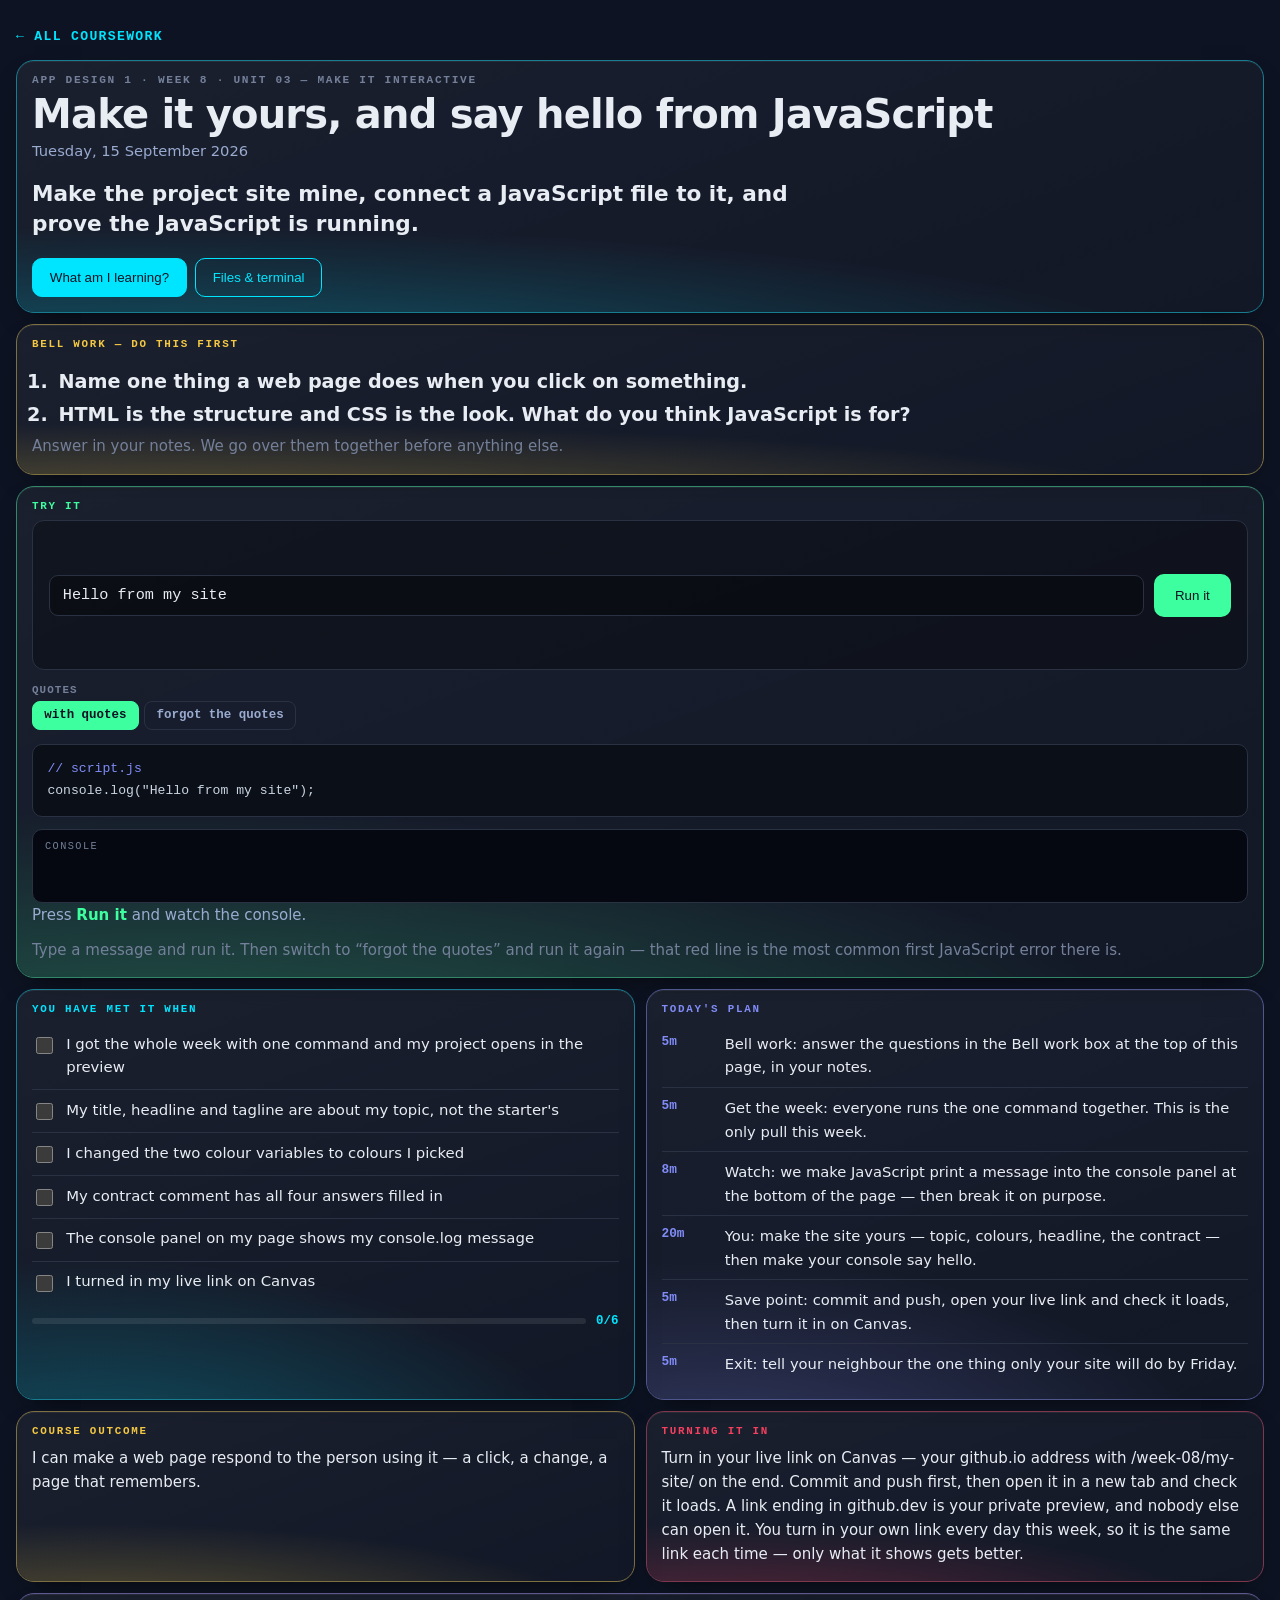
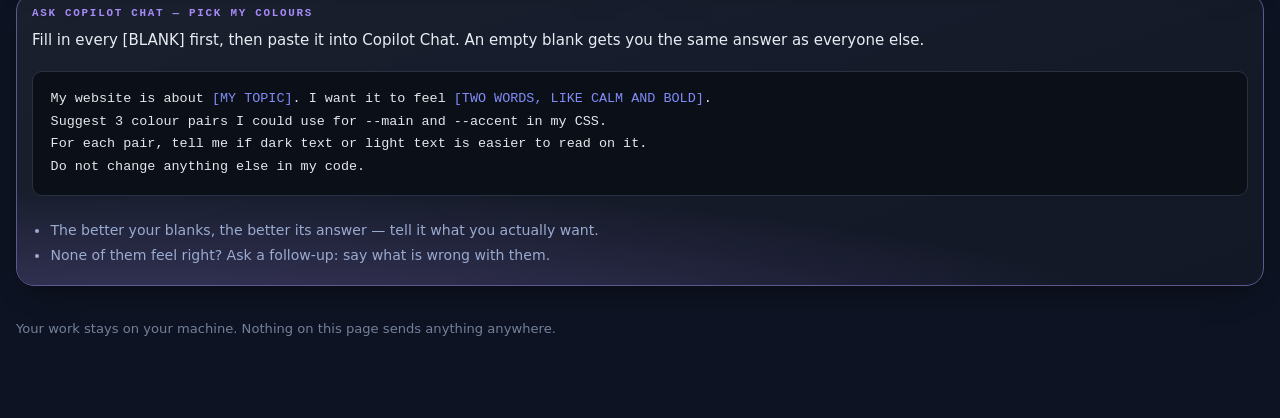
<file: week-08/day-1/index.html>
<!doctype html>
<html lang="en">
<head>
<meta charset="utf-8">
<meta name="viewport" content="width=device-width,initial-scale=1">
<title>Make it yours, and say hello from JavaScript — App Design 1</title>
<meta name="color-scheme" content="dark">
<style>
:root{--acc:var(--ss-cyan,#00e5ff)}
*{box-sizing:border-box}
body{margin:0;background:var(--ss-void,#0d1322);color:var(--ss-bone,#e8ecf3);
  font:16px/1.6 var(--ss-body,"Inter",system-ui,sans-serif);padding:1.4rem 1rem 5rem}
.wrap{max-width:96rem;margin:0 auto}
a.back{display:inline-block;color:var(--acc);text-decoration:none;font:600 .82rem/1 var(--ss-mono,ui-monospace,monospace);
  letter-spacing:.1em;text-transform:uppercase;margin:0 0 1rem}

/* ── the grid: the dashboard's, verbatim in behaviour ───────────────────── */
.bento{display:grid;gap:11px;grid-template-columns:repeat(4,minmax(0,1fr));align-items:stretch}
.bento > *{grid-column:span 2}
.bento > .w1{grid-column:span 1}
.bento > .w4{grid-column:span 4}
/* Height-matching only helps when the tiles in a row are already close. On a phone
   two tiles share a row and one of them is a five-item plan — stretched, its short
   neighbour grew 729px of empty gradient. Ragged is correct at this size. */
@media (max-width:760px){.bento{grid-template-columns:repeat(6,minmax(0,1fr));gap:7px;align-items:start}
  .bento > *{grid-column:span 3} .bento > .w1{grid-column:span 3} .bento > .w4{grid-column:span 6}}
@media (min-width:1500px){.bento{grid-template-columns:repeat(8,minmax(0,1fr))}
  .bento > *{grid-column:span 2} .bento > .w1{grid-column:span 2} .bento > .w4{grid-column:span 8}
  /* the lab keeps six columns and the criteria ride alongside it, so the widest
     screen gains density rather than gaining empty space */
  .bento > .lab{grid-column:span 6} .bento > .lab + *{grid-column:span 2}
  /* The plan is five rows of prose next to two tiles of three lines each. Stretched
     into one row the short pair inflate into dead space, which looks worse than the
     raggedness it was fixing. So the plan takes a narrow column two rows tall and the
     other two stack beside it — the row fills, nothing is padded out to match. */
  .bento > .t-plan{grid-column:span 3;grid-row:span 2}
  .bento > .t-clo, .bento > .t-turn{grid-column:span 5}}

/* ── the tile ───────────────────────────────────────────────────────────── */
.tl{position:relative;overflow:hidden;border-radius:18px;padding:14px 15px 15px;display:flex;flex-direction:column;
  background:linear-gradient(160deg,rgba(255,255,255,.055),rgba(255,255,255,.02));
  border:1px solid color-mix(in srgb, var(--acc) 42%, var(--ss-border,#2a3142));
  box-shadow:0 1px 0 rgba(255,255,255,.06) inset,0 12px 30px -18px rgba(0,0,0,.9);
  transition:transform .16s var(--ss-ease,cubic-bezier(.2,.7,.3,1)),border-color .16s}
.tl::after{content:"";position:absolute;inset:0;pointer-events:none;border-radius:inherit;
  background:radial-gradient(125% 85% at 12% 122%, var(--acc) 0%, transparent 66%);opacity:.30}
.tl > *{position:relative;z-index:1}
.k{display:block;font:600 .68rem/1 var(--ss-mono,ui-monospace,monospace);letter-spacing:.16em;
  text-transform:uppercase;color:var(--acc);margin:0 0 .55rem}

/* hero */
.hero{--acc:var(--ss-cyan,#00e5ff)}
.hero .eyebrow{font:600 .7rem/1 var(--ss-mono,ui-monospace,monospace);letter-spacing:.15em;
  text-transform:uppercase;color:var(--ss-faint,#74809a)}
.hero h1{font-family:var(--ss-display,"Syne",system-ui,sans-serif);font-size:clamp(1.5rem,3.4vw,2.5rem);
  line-height:1.08;letter-spacing:-.02em;margin:.45rem 0 .2rem}
.hero .when{color:var(--ss-mist,#9aabd0);font-size:.92rem;margin:0 0 1rem}
.hero .slo{font-size:clamp(1.05rem,1.7vw,1.35rem);font-weight:600;line-height:1.42;margin:0;max-width:52rem}
.hero .row{display:flex;flex-wrap:wrap;gap:.5rem;margin-top:1.1rem}

button.b{cursor:pointer;font:600 .84rem/1 inherit;padding:.7rem 1.05rem;border-radius:10px;
  border:1px solid var(--acc);background:transparent;color:var(--acc);transition:background .15s,color .15s}
button.b:hover{background:var(--acc);color:var(--ss-void,#0d1322)}
button.b.solid{background:var(--acc);color:var(--ss-void,#0d1322)}
button.b.solid:hover{filter:brightness(1.12)}
a.b{display:inline-block;text-decoration:none}

/* success criteria */
.sc{list-style:none;margin:0;padding:0}
.sc li{border-bottom:1px solid var(--ss-border,#2a3142)}
.sc li:last-child{border-bottom:0}
.sc label{display:flex;gap:.65rem;align-items:flex-start;padding:.55rem 0;cursor:pointer;font-size:.93rem}
.sc input{margin-top:.28rem;width:1.05rem;height:1.05rem;accent-color:var(--acc);flex:none}
.sc input:checked + span{color:var(--ss-faint,#74809a);text-decoration:line-through}
.prog{display:flex;align-items:center;gap:.6rem;margin-top:.7rem}
.prog .bar{flex:1;height:6px;border-radius:99px;background:rgba(255,255,255,.09);overflow:hidden}
.prog .bar i{display:block;height:100%;width:0;background:var(--acc);transition:width .25s}
.prog b{font:700 .78rem/1 var(--ss-mono,ui-monospace,monospace);color:var(--acc)}

/* plan */
.plan{list-style:none;margin:0;padding:0}
.plan li{display:flex;gap:.75rem;padding:.5rem 0;border-bottom:1px solid var(--ss-border,#2a3142);font-size:.92rem}
.plan li:last-child{border-bottom:0}
.plan .m{flex:none;width:3.2rem;font:700 .8rem/1.55 var(--ss-mono,ui-monospace,monospace);color:var(--acc)}

/* generic tile text */
.tl p{margin:0 0 .7rem;font-size:.94rem}.tl p:last-child{margin:0}
.tl .big{font-size:1.02rem;line-height:1.5}

/* ── the lab ────────────────────────────────────────────────────────────── */
.lab{--acc:var(--ss-green,#3effa0)}
.lab .stage{background:rgba(0,0,0,.32);border:1px solid var(--ss-border,#2a3142);border-radius:12px;
  padding:16px;min-height:0;height:clamp(150px,20vh,190px);display:flex}
.lab .stage .fx{flex:1;display:flex;gap:10px;transition:all .28s var(--ss-ease,cubic-bezier(.2,.7,.3,1))}
.lab .box{background:color-mix(in srgb,var(--acc) 30%,transparent);border:1px solid var(--acc);
  border-radius:9px;padding:.7rem .9rem;font:700 .82rem/1.3 var(--ss-mono,ui-monospace,monospace);
  color:var(--ss-bone,#e8ecf3);display:grid;place-items:center;transition:all .28s}
.lab .box.b2{min-height:64px}.lab .box.b3{min-height:88px}
.ctrls{margin-top:.9rem;display:grid;gap:.7rem}
.ctrl .cn{font:600 .68rem/1 var(--ss-mono,ui-monospace,monospace);letter-spacing:.1em;text-transform:uppercase;
  color:var(--ss-faint,#74809a);margin-bottom:.35rem}
.seg{display:flex;flex-wrap:wrap;gap:.35rem}
.seg button{cursor:pointer;font:600 .78rem/1 var(--ss-mono,ui-monospace,monospace);padding:.45rem .7rem;
  border-radius:8px;border:1px solid var(--ss-border,#2a3142);background:transparent;color:var(--ss-mist,#9aabd0)}
.seg button[aria-pressed=true]{background:var(--acc);border-color:var(--acc);color:var(--ss-void,#0d1322)}
.readout{margin-top:.9rem;background:#0b0f18;border:1px solid var(--ss-border,#2a3142);border-radius:10px;
  padding:.8rem .9rem;font:.82rem/1.7 var(--ss-mono,ui-monospace,monospace);color:#cbd5e1;overflow-x:auto}
.readout .p{color:var(--ss-peri,#818cf8)}.readout .v{color:var(--ss-green,#3effa0)}
.axis{margin-top:.75rem;font-size:.87rem;color:var(--ss-mist,#9aabd0)}
.axis b{color:var(--acc)}
.slid{width:100%;accent-color:var(--acc)}

/* ── modal ──────────────────────────────────────────────────────────────── */
dialog{border:none;padding:0;background:transparent;max-width:min(46rem,94vw);width:100%}
dialog::backdrop{background:rgba(6,9,16,.74)}
.sheet{background:var(--ss-ink,#161d31);border:1px solid var(--ss-border,#2a3142);border-radius:18px;
  padding:1.4rem 1.5rem;color:var(--ss-bone,#e8ecf3);max-height:84vh;overflow:auto}
.sheet h3{font-family:var(--ss-display,"Syne",system-ui,sans-serif);font-size:1.25rem;margin:0 0 .8rem}
.sheet p{font-size:.98rem;margin:0 0 .9rem}
.sheet .x{position:sticky;top:0;float:right;cursor:pointer;background:transparent;border:1px solid var(--ss-border,#2a3142);
  color:var(--ss-mist,#9aabd0);border-radius:8px;font:600 .75rem/1 var(--ss-mono,ui-monospace,monospace);padding:.45rem .6rem}
.sheet img{width:100%;height:auto;border-radius:10px;border:1px solid var(--ss-border,#2a3142)}
pre.code{background:#0b0f18;border:1px solid var(--ss-border,#2a3142);border-radius:10px;padding:1rem 1.1rem;
  overflow-x:auto;font:.84rem/1.7 var(--ss-mono,ui-monospace,monospace);color:#e5e7eb;margin:.5rem 0;position:relative}
pre.code b{color:var(--ss-peri,#818cf8);font-weight:400}
.codewrap{position:relative}
.codewrap .cp{position:absolute;top:.55rem;right:.55rem;cursor:pointer;border:1px solid #3b4252;background:#1c2230;
  color:var(--ss-peri,#818cf8);font:600 .72rem/1 var(--ss-mono,ui-monospace,monospace);letter-spacing:.06em;
  text-transform:uppercase;padding:.42rem .65rem;border-radius:6px}
.codewrap .cp.ok{background:#064e3b;border-color:#10b981;color:#6ee7b7}
.files{list-style:none;margin:.5rem 0 0;padding:0}
.files li{padding:.5rem 0;border-top:1px solid var(--ss-border,#2a3142)}
.files a{color:var(--acc);font:600 .9rem/1.5 var(--ss-mono,ui-monospace,monospace);text-decoration:none}
.files span{display:block;color:var(--ss-faint,#74809a);font-size:.85rem;margin-top:.1rem}
.who{display:flex;gap:.7rem;flex-wrap:wrap;margin:0 0 .8rem}
.who label{flex:1 1 9rem;font:600 .7rem/1 var(--ss-mono,ui-monospace,monospace);letter-spacing:.08em;
  text-transform:uppercase;color:var(--ss-faint,#74809a)}
.who input{display:block;width:100%;margin-top:.35rem;padding:.55rem .65rem;font:inherit;color:var(--ss-bone,#e8ecf3);
  background:rgba(0,0,0,.3);border:1px solid var(--ss-border,#2a3142);border-radius:8px}
.who input:focus{outline:none;border-color:var(--acc)}
.hint{color:var(--ss-faint,#74809a);font-size:.85rem;margin:.6rem 0 0}
footer{max-width:96rem;margin:2rem auto 0;color:var(--ss-faint,#74809a);font-size:.82rem}

/* ── JavaScript labs ────────────────────────────────────────────────────────
   A JavaScript day has no box to push around; what it has is a console that talks back.
   So these labs carry a small console, styled like the real one, and every lab's readout
   is the exact code the student would type into script.js. */
.lab .jsrow{display:flex;flex-wrap:wrap;gap:.6rem;align-items:center;width:100%}
.lab .jsin{flex:1;min-width:10rem;padding:.65rem .8rem;border-radius:9px;border:1px solid var(--ss-border,#2a3142);
  background:rgba(0,0,0,.35);color:var(--ss-bone,#e8ecf3);font:.95rem var(--ss-mono,ui-monospace,monospace)}
.lab .jsin:focus{outline:none;border-color:var(--acc)}
.lab .demo{font:700 .95rem/1 inherit;background:var(--acc);color:#0d1322;border:2px solid var(--acc);
  border-radius:10px;padding:.75rem 1.2rem;cursor:pointer;transition:filter .15s,transform .1s}
.lab .demo:hover{filter:brightness(1.12)}.lab .demo:active{transform:translateY(2px)}
.lab .demo:focus-visible{outline:none;box-shadow:0 0 0 4px rgba(255,255,255,.35)}
.lab .val{font:700 clamp(1.3rem,3vw,2.1rem)/1.15 var(--ss-display,system-ui,sans-serif);color:var(--ss-bone,#e8ecf3)}
.lab .stage.col{flex-direction:column;align-items:flex-start;justify-content:center;gap:.8rem;height:auto;min-height:150px}
.devcon{margin-top:.8rem;background:#050810;border:1px solid var(--ss-border,#2a3142);border-radius:10px;
  min-height:4.6rem;max-height:9rem;overflow:auto;padding:.5rem .75rem;font:.8rem/1.6 var(--ss-mono,ui-monospace,monospace)}
.devcon .hd{color:var(--ss-faint,#74809a);font-size:.64rem;letter-spacing:.14em;text-transform:uppercase;margin-bottom:.25rem}
.devcon .ok{color:#e5e7eb}.devcon .ok::before{content:"› ";color:var(--ss-faint,#74809a)}
.devcon .err{color:#fca5a5;background:rgba(244,63,94,.12);border-radius:5px;padding:0 .35rem}

/* ── Bell work ──────────────────────────────────────────────────────────── */
.bellq{margin:.2rem 0 0;padding-left:1.4rem;font-size:clamp(1rem,1.5vw,1.2rem);font-weight:600;line-height:1.45}
.bellq li{margin:.35rem 0;padding-left:.25rem}

/* ── Ask Copilot Chat ───────────────────────────────────────────────────── */
.t-prompt pre.code{white-space:pre-wrap}
.t-prompt .rules{margin:.7rem 0 0;padding-left:1.15rem;font-size:.88rem;color:var(--ss-mist,#9aabd0)}
.t-prompt .rules li{margin:.2rem 0}
</style>
</head>
<body>
<div class="wrap">
  <a class="back" href="../../">&larr; All coursework</a>
  <div class="bento">
    <section class="tl hero w4">
      <div class="eyebrow">App Design 1 &middot; Week 8 &middot; Unit 03 — Make it interactive</div>
      <h1>Make it yours, and say hello from JavaScript</h1>
      <p class="when">Tuesday, 15 September 2026</p>
      <p class="slo">Make the project site mine, connect a JavaScript file to it, and prove the JavaScript is running.</p>
      <div class="row">
        <button class="b solid" data-open="m-read" type="button">What am I learning?</button>
        
        <button class="b" data-open="m-files" type="button">Files &amp; terminal</button>
      </div>
    </section>
    <section class="tl w4 t-bell" style="--acc:var(--ss-gold,#f5c842)">
      <span class="k">Bell work — do this first</span>
      <ol class="bellq"><li>Name one thing a web page does when you click on something.</li><li>HTML is the structure and CSS is the look. What do you think JavaScript is for?</li></ol>
      <p class="hint">Answer in your notes. We go over them together before anything else.</p>
    </section>
    <section class="tl lab w4" id="lab" data-lab="console">
      <span class="k">Try it</span>
      <div class="stage col"><div class="jsrow">
        <input class="jsin" id="cin" type="text" value="Hello from my site" aria-label="Your message">
        <button class="demo" id="crun" type="button">Run it</button>
      </div></div>
      <div class="ctrls"><div class="ctrl"><div class="cn">quotes</div><div class="seg" data-prop="quotes">
      <button type="button" data-v="with" aria-pressed="true">with quotes</button><button type="button" data-v="forgot" aria-pressed="false">forgot the quotes</button>
    </div></div></div>
      <div class="readout" id="ro"></div>
      <div class="devcon" id="cout"><div class="hd">Console</div></div>
      <p class="axis" id="axis">Press <b>Run it</b> and watch the console.</p>
      <p class="hint">Type a message and run it. Then switch to “forgot the quotes” and run it again — that red line is the most common first JavaScript error there is.</p>
    </section>
    <section class="tl">
      <span class="k">You have met it when</span>
      <ul class="sc"><li><label><input type="checkbox" data-sc="0"><span>I got the whole week with one command and my project opens in the preview</span></label></li><li><label><input type="checkbox" data-sc="1"><span>My title, headline and tagline are about my topic, not the starter's</span></label></li><li><label><input type="checkbox" data-sc="2"><span>I changed the two colour variables to colours I picked</span></label></li><li><label><input type="checkbox" data-sc="3"><span>My contract comment has all four answers filled in</span></label></li><li><label><input type="checkbox" data-sc="4"><span>The console panel on my page shows my console.log message</span></label></li><li><label><input type="checkbox" data-sc="5"><span>I turned in my live link on Canvas</span></label></li></ul>
      <div class="prog"><div class="bar"><i id="scbar"></i></div><b id="scnum">0/6</b></div>
    </section>
    <section class="tl t-plan" style="--acc:var(--ss-peri,#818cf8)">
      <span class="k">Today's plan</span>
      <ul class="plan"><li><span class="m">5m</span><span>Bell work: answer the questions in the Bell work box at the top of this page, in your notes.</span></li><li><span class="m">5m</span><span>Get the week: everyone runs the one command together. This is the only pull this week.</span></li><li><span class="m">8m</span><span>Watch: we make JavaScript print a message into the console panel at the bottom of the page — then break it on purpose.</span></li><li><span class="m">20m</span><span>You: make the site yours — topic, colours, headline, the contract — then make your console say hello.</span></li><li><span class="m">5m</span><span>Save point: commit and push, open your live link and check it loads, then turn it in on Canvas.</span></li><li><span class="m">5m</span><span>Exit: tell your neighbour the one thing only your site will do by Friday.</span></li></ul>
    </section>
    <section class="tl t-clo" style="--acc:var(--ss-gold,#f5c842)">
      <span class="k">Course outcome</span><p>I can make a web page respond to the person using it — a click, a change, a page that remembers.</p>
    </section>
    <section class="tl t-turn" style="--acc:var(--ss-rose,#f43f5e)">
      <span class="k">Turning it in</span><p>Turn in your live link on Canvas — your github.io address with /week-08/my-site/ on the end. Commit and push first, then open it in a new tab and check it loads. A link ending in github.dev is your private preview, and nobody else can open it. You turn in your own link every day this week, so it is the same link each time — only what it shows gets better.</p>
    </section>
    <section class="tl w4 t-prompt" style="--acc:var(--ss-violet,#a78bfa)">
      <span class="k">Ask Copilot Chat — pick my colours</span>
      <p>Fill in every [BLANK] first, then paste it into Copilot Chat. An empty blank gets you the same answer as everyone else.</p>
      <div class="codewrap"><button class="cp" type="button">Copy</button><pre class="code">My website is about <b>[MY TOPIC]</b>. I want it to feel <b>[TWO WORDS, LIKE CALM AND BOLD]</b>.
Suggest 3 colour pairs I could use for --main and --accent in my CSS.
For each pair, tell me if dark text or light text is easier to read on it.
Do not change anything else in my code.</pre></div>
      <ul class="rules"><li>The better your blanks, the better its answer — tell it what you actually want.</li><li>None of them feel right? Ask a follow-up: say what is wrong with them.</li></ul>
    </section>
  </div>
  <footer>Your work stays on your machine. Nothing on this page sends anything anywhere.</footer>
</div>

  <dialog id="m-read"><div class="sheet"><button class="x" data-close type="button">Close</button>
    <h3>What am I learning?</h3><p>This week your site stops just sitting there. By Friday, clicking something on it will do a thing only your site does — and you will have built it yourself, in JavaScript.</p><p>Today is the setup, and it matters more than it sounds. First you get the whole week in one go, so there is nothing to pull again until next week. Then you make the project yours — your topic, your colours, your words — because a feature on somebody else's page is not your feature.</p><p>Last, you prove your JavaScript is running with one line: console.log. The console is where JavaScript talks back to you. School Chromebooks block the browser's own console, so your project has one built in — a panel along the bottom of your page. console.log prints there, and so does every error. When something goes wrong this week, that panel is where it tells you what, so you learn to read it on day one.</p></div></dialog>

  

  <dialog id="m-files"><div class="sheet"><button class="x" data-close type="button">Close</button>
    <h3>Files &amp; terminal</h3>
    <p>Everything for this week is already in your week folder.</p>

    <h3 style="margin-top:1.3rem">Get the whole week — once</h3>
    <p>The whole week comes down in one go — all four days and the project you build in. Run this once, on Tuesday, in the terminal at the bottom of your Codespace.</p>
    <div class="codewrap"><button class="cp" type="button">Copy</button><pre class="code"><b># the whole week in one go — do this once</b>
npx degit coltonsharp-dev/ALA2627-ASD-Coursework/week-08 week-08
cd week-08/my-site
python -m http.server 8000</pre></div>
    <p>Wednesday to Friday there is nothing to pull. Your project is already in week-08/my-site — open it, start the preview with the last line, and keep going.</p>
    <p class="hint">Terminal not co-operating? The Week 8 page has a Download button for the same project. Use it and keep going — do not lose a period to a command.</p>
  </div></dialog>
<script>
var NL = String.fromCharCode(10);
var RC = null;

/* modals */
document.querySelectorAll("[data-open]").forEach(function(b){
  b.addEventListener("click", function(){
    var d = document.getElementById(b.getAttribute("data-open"));
    if (d && d.showModal) d.showModal();
  });
});
document.querySelectorAll("[data-close]").forEach(function(b){
  b.addEventListener("click", function(){ b.closest("dialog").close(); });
});
document.querySelectorAll("dialog").forEach(function(d){
  d.addEventListener("click", function(e){ if (e.target === d) d.close(); });
});

/* success criteria progress */
var scBoxes = [].slice.call(document.querySelectorAll("input[data-sc]"));
var scBar = document.getElementById("scbar"), scNum = document.getElementById("scnum");
function scSync(){
  var n = scBoxes.filter(function(b){ return b.checked; }).length;
  if (scBar) scBar.style.width = (scBoxes.length ? (n / scBoxes.length) * 100 : 0) + "%";
  if (scNum) scNum.textContent = n + "/" + scBoxes.length;
}
scBoxes.forEach(function(b){ b.addEventListener("change", scSync); });
scSync();

/* copy buttons */
document.querySelectorAll(".codewrap .cp").forEach(function(b){
  b.addEventListener("click", function(){
    var t = b.parentElement.querySelector("pre").innerText;
    function done(){ b.textContent = "Copied"; b.classList.add("ok");
      setTimeout(function(){ b.textContent = "Copy"; b.classList.remove("ok"); }, 1600); }
    function fb(){ var r = document.createRange(); r.selectNodeContents(b.parentElement.querySelector("pre"));
      var s = getSelection(); s.removeAllRanges(); s.addRange(r); b.textContent = "Press Ctrl+C";
      setTimeout(function(){ b.textContent = "Copy"; }, 2200); }
    if (navigator.clipboard) navigator.clipboard.writeText(t).then(done, fb); else fb();
  });
});

/* ---- labs ---- */
var fx = document.getElementById("fx"), ro = document.getElementById("ro"), axis = document.getElementById("axis");
var state = {};
function segWire(onChange){
  document.querySelectorAll(".seg").forEach(function(seg){
    var prop = seg.getAttribute("data-prop");
    var pressed = seg.querySelector("[aria-pressed=true]");
    state[prop] = pressed ? pressed.getAttribute("data-v") : null;
    seg.querySelectorAll("button").forEach(function(btn){
      btn.addEventListener("click", function(){
        seg.querySelectorAll("button").forEach(function(o){ o.setAttribute("aria-pressed", "false"); });
        btn.setAttribute("aria-pressed", "true");
        state[prop] = btn.getAttribute("data-v");
        onChange();
      });
    });
  });
  onChange();
}
function css(rules){
  return rules.map(function(r){
    return '<span class="p">' + r[0] + '</span>: <span class="v">' + r[1] + '</span>;';
  }).join("<br>");
}

if (fx && document.querySelector('.seg[data-prop="flex-direction"]')) {
  segWire(function(){
    fx.style.flexDirection  = state["flex-direction"];
    fx.style.justifyContent = state["justify-content"];
    fx.style.alignItems     = state["align-items"];
    ro.innerHTML = ".cards {<br>&nbsp;&nbsp;" + css([
      ["display","flex"],["flex-direction",state["flex-direction"]],
      ["justify-content",state["justify-content"]],["align-items",state["align-items"]]
    ]).split("<br>").join("<br>&nbsp;&nbsp;") + "<br>}";
    var col = state["flex-direction"] === "column";
    axis.innerHTML = col
      ? "Direction is <b>column</b>, so the main axis runs <b>down</b>. justify-content is now moving things <b>vertically</b> and align-items is moving them <b>across</b>. They swapped."
      : "Direction is <b>row</b>, so the main axis runs <b>across</b>. justify-content moves things <b>horizontally</b>, align-items moves them <b>vertically</b>.";
  });
}

if (fx && document.querySelector('.seg[data-prop="tool"]')) {
  var b1 = document.getElementById("sb1"), b2 = document.getElementById("sb2"), b3 = document.getElementById("sb3");
  segWire(function(){
    var n = state["size"] + "px", tool = state["tool"];
    fx.style.gap = tool === "gap" ? n : "0px";
    [b1,b2,b3].forEach(function(b){
      b.style.padding = tool === "padding" ? n : "0.7rem 0.9rem";
      b.style.margin  = tool === "margin"  ? n : "0px";
    });
    ro.innerHTML = tool === "gap"
      ? ".cards {<br>&nbsp;&nbsp;" + css([["display","flex"],["gap",n]]).split("<br>").join("<br>&nbsp;&nbsp;") + "<br>}"
      : ".card {<br>&nbsp;&nbsp;" + css([[tool,n]]) + "<br>}";
    axis.innerHTML = tool === "gap"
      ? "<b>gap</b> sits between the boxes and adds nothing to the outside edges. It only works because the parent is a flex container."
      : tool === "padding"
        ? "<b>padding</b> is inside each box, so the boxes grow. The space between them has not changed."
        : "<b>margin</b> is outside each box, so it pushes the neighbours away &mdash; and it also pushes against the container edge, which gap does not.";
  });
}

if (document.getElementById("dbtn")) {
  var ro2 = document.getElementById("ro");
  ro2.innerHTML = ".btn:hover&nbsp;&nbsp;&nbsp;&nbsp;{ " + '<span class="p">filter</span>: <span class="v">brightness(1.15)</span>;' + " }<br>" +
    ".btn:focus-visible { " + '<span class="p">box-shadow</span>: <span class="v">0 0 0 4px</span>;' + " }<br>" +
    ".btn:active&nbsp;&nbsp;&nbsp;{ " + '<span class="p">transform</span>: <span class="v">translateY(2px)</span>;' + " }";
}

/* ---- JavaScript labs ---- */
function escH(t){ return String(t).split("&").join("&amp;").split("<").join("&lt;").split(">").join("&gt;"); }
var cout = document.getElementById("cout");
function logLine(text, bad){
  if (!cout) return;
  var row = document.createElement("div"); row.className = bad ? "err" : "ok"; row.textContent = text;
  cout.appendChild(row); cout.scrollTop = cout.scrollHeight;
}

if (document.querySelector('[data-lab="console"]')) {
  var cin = document.getElementById("cin");
  var cline = function(){
    var msg = cin.value;
    return state["quotes"] === "forgot" ? "console.log(" + msg + ");" : 'console.log("' + msg + '");';
  };
  segWire(function(){ ro.innerHTML = '<span class="p">// script.js</span><br>' + escH(cline()); });
  cin.addEventListener("input", function(){ ro.innerHTML = '<span class="p">// script.js</span><br>' + escH(cline()); });
  document.getElementById("crun").addEventListener("click", function(){
    var msg = cin.value;
    if (state["quotes"] === "forgot") {
      /* the real browser error, not a made-up one: one word is a name nobody defined;
         several words are not even valid code, so the browser stops before running it */
      var parts = msg.trim().split(" ").filter(function(w){ return w.length; });
      if (parts.length > 1) {
        logLine("Uncaught SyntaxError: missing ) after argument list", true);
        axis.innerHTML = "Red. Without quotes, JavaScript reads <b>" + escH(parts[0]) + " " + escH(parts[1]) + "</b> as code, and that is not valid code &mdash; so nothing in the file runs. Quotes mean <b>this is text</b>.";
      } else {
        var word = parts[0] || "message";
        logLine("Uncaught ReferenceError: " + word + " is not defined", true);
        axis.innerHTML = "Red. Without quotes JavaScript thinks <b>" + escH(word) + "</b> is the name of something, and nothing has that name. Quotes mean <b>this is text</b>.";
      }
    } else {
      logLine(msg, false);
      axis.innerHTML = "It printed. That is JavaScript talking back to you &mdash; every day this week starts here.";
    }
  });
}

if (document.querySelector('[data-lab="click"]')) {
  var kb = document.getElementById("cbtn"), kt = document.getElementById("ctext");
  var kcol = ["#3effa0", "#f5c842", "#818cf8", "#f43f5e"], kci = 0, kev = null;
  var kdo = function(){
    var d = state["does"];
    if (d === "log") logLine("The button was used (" + state["event"] + ")", false);
    if (d === "text") kt.textContent = "You did it. The page changed.";
    if (d === "colour") { kci = (kci + 1) % kcol.length; kb.style.background = kcol[kci]; kb.style.borderColor = kcol[kci]; }
  };
  segWire(function(){
    if (kev) kb.removeEventListener(kev, kdo);
    kev = state["event"]; kb.addEventListener(kev, kdo);
    kt.textContent = "Nothing has happened yet."; kb.style.background = ""; kb.style.borderColor = "";
    var inner = state["does"] === "log" ? 'console.log("The button was used");'
      : state["does"] === "text" ? 'output.textContent = "You did it. The page changed.";'
      : 'button.style.background = "gold";';
    var lines = ['const button = document.querySelector("#action");'];
    if (state["does"] === "text") lines.push('const output = document.querySelector("#output");');
    lines.push("");
    lines.push('button.addEventListener("' + kev + '", function () {');
    ro.innerHTML = lines.map(escH).join("<br>") + "<br>&nbsp;&nbsp;" + escH(inner) + "<br>" + escH("});");
    axis.innerHTML = kev === "click" ? "<b>click</b> runs the function once the button is pressed and let go."
      : kev === "dblclick" ? "<b>dblclick</b> needs two quick clicks. Try one click &mdash; nothing happens now."
      : "<b>mouseenter</b> runs the moment the pointer arrives. No click at all.";
  });
}

if (document.querySelector('[data-lab="state"]')) {
  var sb = document.getElementById("sbtn"), sv = document.getElementById("sval");
  var count = 0, isOn = false, spot = 0, msgs = ["Go team!", "Practice starts at 3", "Big game Friday"];
  var sdraw = function(){
    var f = state["feature"], code = [];
    if (f === "counter") { sv.textContent = String(count); sb.textContent = "Add one";
      code = ["let count = " + count + ";", "", "function addOne() {", "  count = count + 1;", "  output.textContent = count;", "}", "", 'button.addEventListener("click", addOne);']; }
    if (f === "toggle") { sv.textContent = isOn ? "ON" : "OFF"; sb.textContent = "Switch";
      code = ["let isOn = " + isOn + ";", "", "function flip() {", "  isOn = !isOn;", '  output.textContent = isOn ? "ON" : "OFF";', "}", "", 'button.addEventListener("click", flip);']; }
    if (f === "messages") { sv.textContent = msgs[spot]; sb.textContent = "Next";
      code = ['let messages = ["Go team!", "Practice starts at 3", "Big game Friday"];', "let spot = " + spot + ";", "", "function next() {", "  spot = (spot + 1) % messages.length;", "  output.textContent = messages[spot];", "}", "", 'button.addEventListener("click", next);']; }
    ro.innerHTML = code.map(function(l){ return escH(l).split("  ").join("&nbsp;&nbsp;"); }).join("<br>");
  };
  sb.addEventListener("click", function(){
    var f = state["feature"];
    if (f === "counter") count = count + 1;
    if (f === "toggle") isOn = !isOn;
    if (f === "messages") spot = (spot + 1) % msgs.length;
    sdraw();
    axis.innerHTML = "Look at the first line: the value changed. <b>That is a variable</b> &mdash; the page remembering something between clicks.";
  });
  segWire(sdraw);
}

/* receipt */
var rcGo = document.getElementById("rc-go");
if (rcGo) rcGo.addEventListener("click", function(){
  var name = (document.getElementById("rc-name").value || "").trim();
  var period = (document.getElementById("rc-period").value || "").trim();
  var msg = document.getElementById("rc-msg");
  if (!name) { msg.textContent = "Put your name in first — the receipt is no use without it."; return; }
  var boxes = [].slice.call(document.querySelectorAll("input[data-rc]"));
  var items = boxes.map(function(b){
    return { done: b.checked, text: b.parentElement.querySelector("span").textContent.trim() };
  });
  var doneN = items.filter(function(i){ return i.done; }).length;
  var L = [];
  L.push("RECEIPT — " + RC.course);
  L.push(RC.title);
  L.push("Week " + RC.week + " · Day " + RC.day + " · " + RC.date);
  L.push("");
  L.push("Name:      " + name);
  L.push("Period:    " + (period || "not given"));
  L.push("Finished:  " + new Date().toLocaleString());
  L.push("Completed: " + doneN + " of " + items.length);
  L.push("");
  L.push("WHAT I DID");
  items.forEach(function(i, n){ L.push("  [" + (i.done ? "x" : " ") + "] " + (n + 1) + ". " + i.text); });
  L.push("");
  var basis = name + "|" + period + "|" + RC.day + "|" + items.map(function(i){ return i.done ? 1 : 0; }).join("");
  var h = 0; for (var k = 0; k < basis.length; k++) { h = ((h << 5) - h + basis.charCodeAt(k)) | 0; }
  L.push("check: " + (h >>> 0).toString(36).toUpperCase());
  L.push("(If this line is edited it will not match the answers above.)");
  var a = document.createElement("a");
  a.href = URL.createObjectURL(new Blob([L.join(NL)], { type: "text/plain" }));
  a.download = RC.file + "-" + name.toLowerCase().replace(/[^a-z0-9]+/g, "-").replace(/^-|-$/g, "") + ".txt";
  document.body.appendChild(a); a.click(); a.remove();
  msg.textContent = "Downloaded. Upload that file to the assignment.";
});
</script>
</body>
</html>
</file>
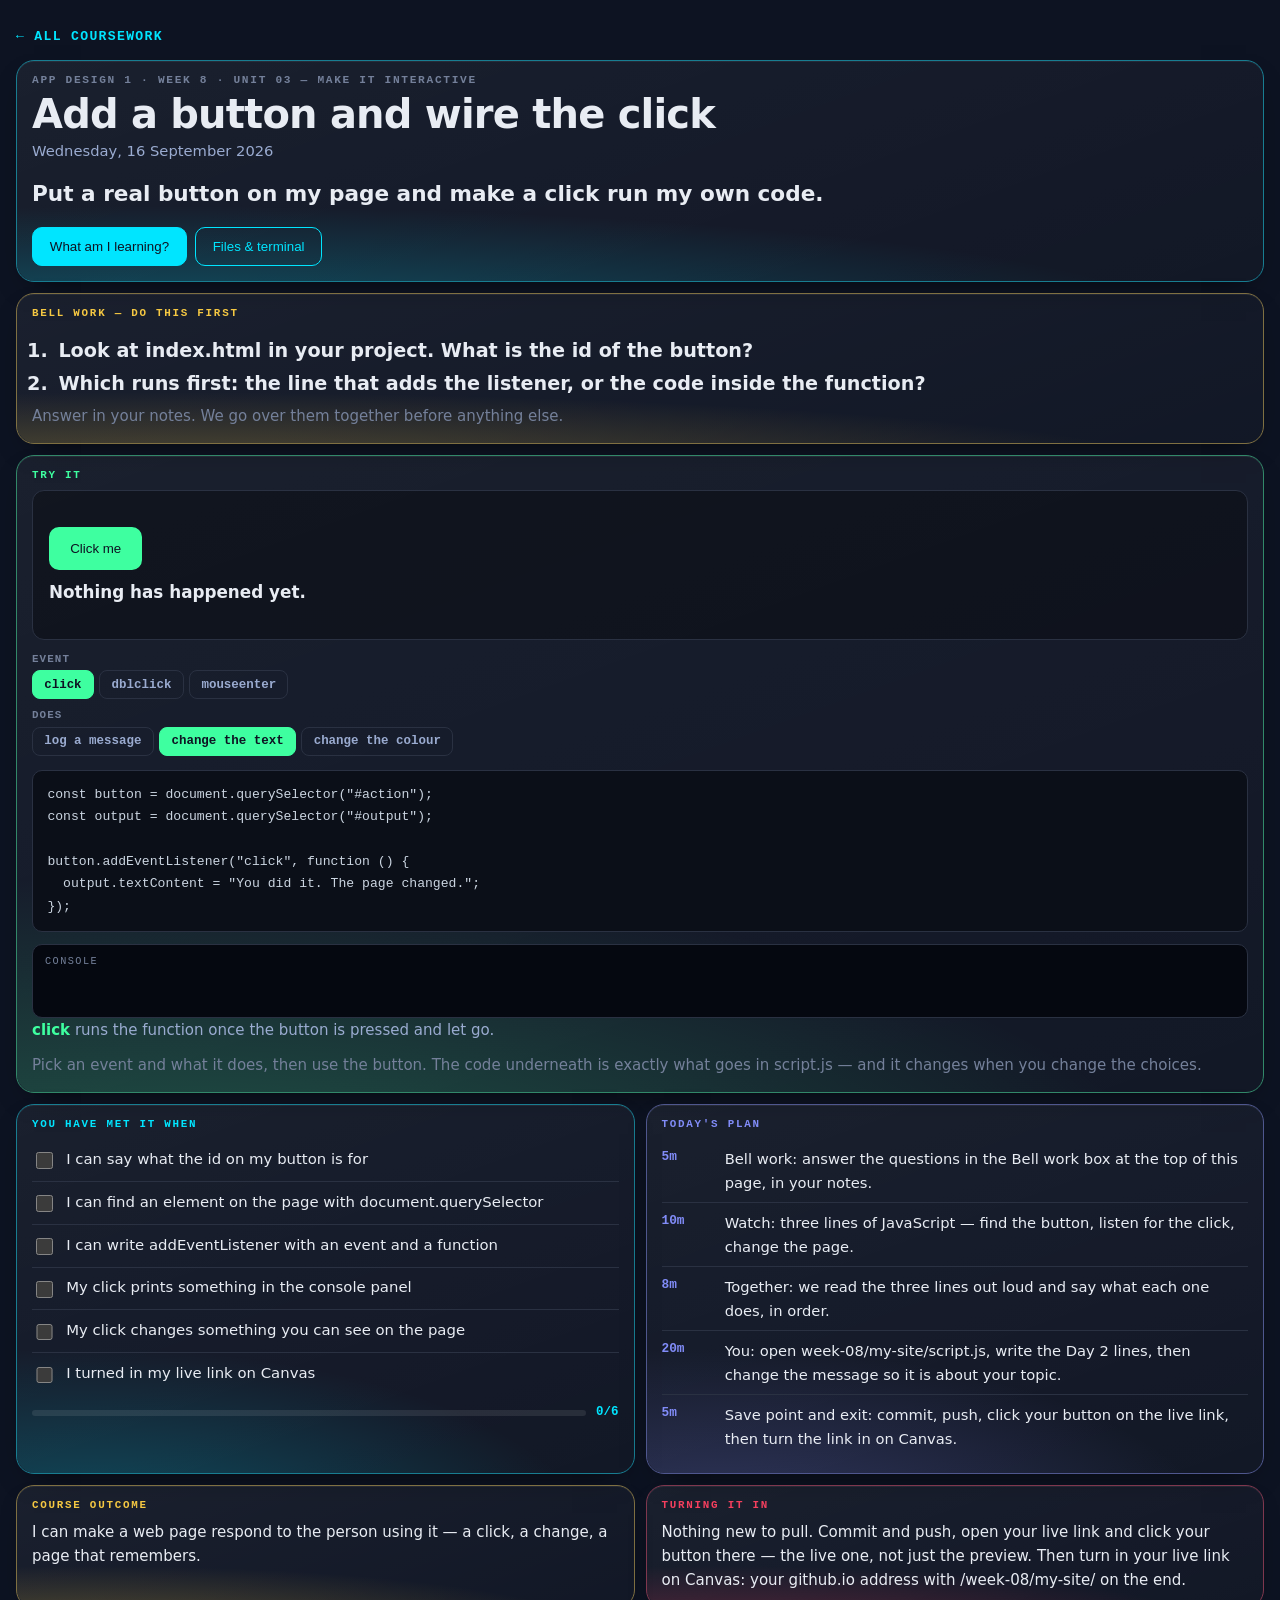
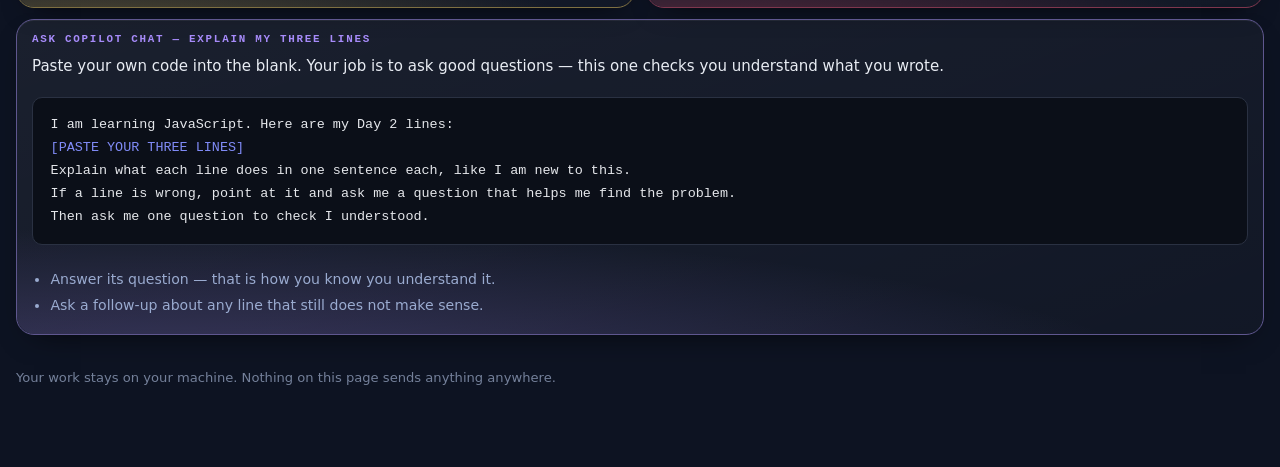
<file: week-08/day-2/index.html>
<!doctype html>
<html lang="en">
<head>
<meta charset="utf-8">
<meta name="viewport" content="width=device-width,initial-scale=1">
<title>Add a button and wire the click — App Design 1</title>
<meta name="color-scheme" content="dark">
<style>
:root{--acc:var(--ss-cyan,#00e5ff)}
*{box-sizing:border-box}
body{margin:0;background:var(--ss-void,#0d1322);color:var(--ss-bone,#e8ecf3);
  font:16px/1.6 var(--ss-body,"Inter",system-ui,sans-serif);padding:1.4rem 1rem 5rem}
.wrap{max-width:96rem;margin:0 auto}
a.back{display:inline-block;color:var(--acc);text-decoration:none;font:600 .82rem/1 var(--ss-mono,ui-monospace,monospace);
  letter-spacing:.1em;text-transform:uppercase;margin:0 0 1rem}

/* ── the grid: the dashboard's, verbatim in behaviour ───────────────────── */
.bento{display:grid;gap:11px;grid-template-columns:repeat(4,minmax(0,1fr));align-items:stretch}
.bento > *{grid-column:span 2}
.bento > .w1{grid-column:span 1}
.bento > .w4{grid-column:span 4}
/* Height-matching only helps when the tiles in a row are already close. On a phone
   two tiles share a row and one of them is a five-item plan — stretched, its short
   neighbour grew 729px of empty gradient. Ragged is correct at this size. */
@media (max-width:760px){.bento{grid-template-columns:repeat(6,minmax(0,1fr));gap:7px;align-items:start}
  .bento > *{grid-column:span 3} .bento > .w1{grid-column:span 3} .bento > .w4{grid-column:span 6}}
@media (min-width:1500px){.bento{grid-template-columns:repeat(8,minmax(0,1fr))}
  .bento > *{grid-column:span 2} .bento > .w1{grid-column:span 2} .bento > .w4{grid-column:span 8}
  /* the lab keeps six columns and the criteria ride alongside it, so the widest
     screen gains density rather than gaining empty space */
  .bento > .lab{grid-column:span 6} .bento > .lab + *{grid-column:span 2}
  /* The plan is five rows of prose next to two tiles of three lines each. Stretched
     into one row the short pair inflate into dead space, which looks worse than the
     raggedness it was fixing. So the plan takes a narrow column two rows tall and the
     other two stack beside it — the row fills, nothing is padded out to match. */
  .bento > .t-plan{grid-column:span 3;grid-row:span 2}
  .bento > .t-clo, .bento > .t-turn{grid-column:span 5}}

/* ── the tile ───────────────────────────────────────────────────────────── */
.tl{position:relative;overflow:hidden;border-radius:18px;padding:14px 15px 15px;display:flex;flex-direction:column;
  background:linear-gradient(160deg,rgba(255,255,255,.055),rgba(255,255,255,.02));
  border:1px solid color-mix(in srgb, var(--acc) 42%, var(--ss-border,#2a3142));
  box-shadow:0 1px 0 rgba(255,255,255,.06) inset,0 12px 30px -18px rgba(0,0,0,.9);
  transition:transform .16s var(--ss-ease,cubic-bezier(.2,.7,.3,1)),border-color .16s}
.tl::after{content:"";position:absolute;inset:0;pointer-events:none;border-radius:inherit;
  background:radial-gradient(125% 85% at 12% 122%, var(--acc) 0%, transparent 66%);opacity:.30}
.tl > *{position:relative;z-index:1}
.k{display:block;font:600 .68rem/1 var(--ss-mono,ui-monospace,monospace);letter-spacing:.16em;
  text-transform:uppercase;color:var(--acc);margin:0 0 .55rem}

/* hero */
.hero{--acc:var(--ss-cyan,#00e5ff)}
.hero .eyebrow{font:600 .7rem/1 var(--ss-mono,ui-monospace,monospace);letter-spacing:.15em;
  text-transform:uppercase;color:var(--ss-faint,#74809a)}
.hero h1{font-family:var(--ss-display,"Syne",system-ui,sans-serif);font-size:clamp(1.5rem,3.4vw,2.5rem);
  line-height:1.08;letter-spacing:-.02em;margin:.45rem 0 .2rem}
.hero .when{color:var(--ss-mist,#9aabd0);font-size:.92rem;margin:0 0 1rem}
.hero .slo{font-size:clamp(1.05rem,1.7vw,1.35rem);font-weight:600;line-height:1.42;margin:0;max-width:52rem}
.hero .row{display:flex;flex-wrap:wrap;gap:.5rem;margin-top:1.1rem}

button.b{cursor:pointer;font:600 .84rem/1 inherit;padding:.7rem 1.05rem;border-radius:10px;
  border:1px solid var(--acc);background:transparent;color:var(--acc);transition:background .15s,color .15s}
button.b:hover{background:var(--acc);color:var(--ss-void,#0d1322)}
button.b.solid{background:var(--acc);color:var(--ss-void,#0d1322)}
button.b.solid:hover{filter:brightness(1.12)}
a.b{display:inline-block;text-decoration:none}

/* success criteria */
.sc{list-style:none;margin:0;padding:0}
.sc li{border-bottom:1px solid var(--ss-border,#2a3142)}
.sc li:last-child{border-bottom:0}
.sc label{display:flex;gap:.65rem;align-items:flex-start;padding:.55rem 0;cursor:pointer;font-size:.93rem}
.sc input{margin-top:.28rem;width:1.05rem;height:1.05rem;accent-color:var(--acc);flex:none}
.sc input:checked + span{color:var(--ss-faint,#74809a);text-decoration:line-through}
.prog{display:flex;align-items:center;gap:.6rem;margin-top:.7rem}
.prog .bar{flex:1;height:6px;border-radius:99px;background:rgba(255,255,255,.09);overflow:hidden}
.prog .bar i{display:block;height:100%;width:0;background:var(--acc);transition:width .25s}
.prog b{font:700 .78rem/1 var(--ss-mono,ui-monospace,monospace);color:var(--acc)}

/* plan */
.plan{list-style:none;margin:0;padding:0}
.plan li{display:flex;gap:.75rem;padding:.5rem 0;border-bottom:1px solid var(--ss-border,#2a3142);font-size:.92rem}
.plan li:last-child{border-bottom:0}
.plan .m{flex:none;width:3.2rem;font:700 .8rem/1.55 var(--ss-mono,ui-monospace,monospace);color:var(--acc)}

/* generic tile text */
.tl p{margin:0 0 .7rem;font-size:.94rem}.tl p:last-child{margin:0}
.tl .big{font-size:1.02rem;line-height:1.5}

/* ── the lab ────────────────────────────────────────────────────────────── */
.lab{--acc:var(--ss-green,#3effa0)}
.lab .stage{background:rgba(0,0,0,.32);border:1px solid var(--ss-border,#2a3142);border-radius:12px;
  padding:16px;min-height:0;height:clamp(150px,20vh,190px);display:flex}
.lab .stage .fx{flex:1;display:flex;gap:10px;transition:all .28s var(--ss-ease,cubic-bezier(.2,.7,.3,1))}
.lab .box{background:color-mix(in srgb,var(--acc) 30%,transparent);border:1px solid var(--acc);
  border-radius:9px;padding:.7rem .9rem;font:700 .82rem/1.3 var(--ss-mono,ui-monospace,monospace);
  color:var(--ss-bone,#e8ecf3);display:grid;place-items:center;transition:all .28s}
.lab .box.b2{min-height:64px}.lab .box.b3{min-height:88px}
.ctrls{margin-top:.9rem;display:grid;gap:.7rem}
.ctrl .cn{font:600 .68rem/1 var(--ss-mono,ui-monospace,monospace);letter-spacing:.1em;text-transform:uppercase;
  color:var(--ss-faint,#74809a);margin-bottom:.35rem}
.seg{display:flex;flex-wrap:wrap;gap:.35rem}
.seg button{cursor:pointer;font:600 .78rem/1 var(--ss-mono,ui-monospace,monospace);padding:.45rem .7rem;
  border-radius:8px;border:1px solid var(--ss-border,#2a3142);background:transparent;color:var(--ss-mist,#9aabd0)}
.seg button[aria-pressed=true]{background:var(--acc);border-color:var(--acc);color:var(--ss-void,#0d1322)}
.readout{margin-top:.9rem;background:#0b0f18;border:1px solid var(--ss-border,#2a3142);border-radius:10px;
  padding:.8rem .9rem;font:.82rem/1.7 var(--ss-mono,ui-monospace,monospace);color:#cbd5e1;overflow-x:auto}
.readout .p{color:var(--ss-peri,#818cf8)}.readout .v{color:var(--ss-green,#3effa0)}
.axis{margin-top:.75rem;font-size:.87rem;color:var(--ss-mist,#9aabd0)}
.axis b{color:var(--acc)}
.slid{width:100%;accent-color:var(--acc)}

/* ── modal ──────────────────────────────────────────────────────────────── */
dialog{border:none;padding:0;background:transparent;max-width:min(46rem,94vw);width:100%}
dialog::backdrop{background:rgba(6,9,16,.74)}
.sheet{background:var(--ss-ink,#161d31);border:1px solid var(--ss-border,#2a3142);border-radius:18px;
  padding:1.4rem 1.5rem;color:var(--ss-bone,#e8ecf3);max-height:84vh;overflow:auto}
.sheet h3{font-family:var(--ss-display,"Syne",system-ui,sans-serif);font-size:1.25rem;margin:0 0 .8rem}
.sheet p{font-size:.98rem;margin:0 0 .9rem}
.sheet .x{position:sticky;top:0;float:right;cursor:pointer;background:transparent;border:1px solid var(--ss-border,#2a3142);
  color:var(--ss-mist,#9aabd0);border-radius:8px;font:600 .75rem/1 var(--ss-mono,ui-monospace,monospace);padding:.45rem .6rem}
.sheet img{width:100%;height:auto;border-radius:10px;border:1px solid var(--ss-border,#2a3142)}
pre.code{background:#0b0f18;border:1px solid var(--ss-border,#2a3142);border-radius:10px;padding:1rem 1.1rem;
  overflow-x:auto;font:.84rem/1.7 var(--ss-mono,ui-monospace,monospace);color:#e5e7eb;margin:.5rem 0;position:relative}
pre.code b{color:var(--ss-peri,#818cf8);font-weight:400}
.codewrap{position:relative}
.codewrap .cp{position:absolute;top:.55rem;right:.55rem;cursor:pointer;border:1px solid #3b4252;background:#1c2230;
  color:var(--ss-peri,#818cf8);font:600 .72rem/1 var(--ss-mono,ui-monospace,monospace);letter-spacing:.06em;
  text-transform:uppercase;padding:.42rem .65rem;border-radius:6px}
.codewrap .cp.ok{background:#064e3b;border-color:#10b981;color:#6ee7b7}
.files{list-style:none;margin:.5rem 0 0;padding:0}
.files li{padding:.5rem 0;border-top:1px solid var(--ss-border,#2a3142)}
.files a{color:var(--acc);font:600 .9rem/1.5 var(--ss-mono,ui-monospace,monospace);text-decoration:none}
.files span{display:block;color:var(--ss-faint,#74809a);font-size:.85rem;margin-top:.1rem}
.who{display:flex;gap:.7rem;flex-wrap:wrap;margin:0 0 .8rem}
.who label{flex:1 1 9rem;font:600 .7rem/1 var(--ss-mono,ui-monospace,monospace);letter-spacing:.08em;
  text-transform:uppercase;color:var(--ss-faint,#74809a)}
.who input{display:block;width:100%;margin-top:.35rem;padding:.55rem .65rem;font:inherit;color:var(--ss-bone,#e8ecf3);
  background:rgba(0,0,0,.3);border:1px solid var(--ss-border,#2a3142);border-radius:8px}
.who input:focus{outline:none;border-color:var(--acc)}
.hint{color:var(--ss-faint,#74809a);font-size:.85rem;margin:.6rem 0 0}
footer{max-width:96rem;margin:2rem auto 0;color:var(--ss-faint,#74809a);font-size:.82rem}

/* ── JavaScript labs ────────────────────────────────────────────────────────
   A JavaScript day has no box to push around; what it has is a console that talks back.
   So these labs carry a small console, styled like the real one, and every lab's readout
   is the exact code the student would type into script.js. */
.lab .jsrow{display:flex;flex-wrap:wrap;gap:.6rem;align-items:center;width:100%}
.lab .jsin{flex:1;min-width:10rem;padding:.65rem .8rem;border-radius:9px;border:1px solid var(--ss-border,#2a3142);
  background:rgba(0,0,0,.35);color:var(--ss-bone,#e8ecf3);font:.95rem var(--ss-mono,ui-monospace,monospace)}
.lab .jsin:focus{outline:none;border-color:var(--acc)}
.lab .demo{font:700 .95rem/1 inherit;background:var(--acc);color:#0d1322;border:2px solid var(--acc);
  border-radius:10px;padding:.75rem 1.2rem;cursor:pointer;transition:filter .15s,transform .1s}
.lab .demo:hover{filter:brightness(1.12)}.lab .demo:active{transform:translateY(2px)}
.lab .demo:focus-visible{outline:none;box-shadow:0 0 0 4px rgba(255,255,255,.35)}
.lab .val{font:700 clamp(1.3rem,3vw,2.1rem)/1.15 var(--ss-display,system-ui,sans-serif);color:var(--ss-bone,#e8ecf3)}
.lab .stage.col{flex-direction:column;align-items:flex-start;justify-content:center;gap:.8rem;height:auto;min-height:150px}
.devcon{margin-top:.8rem;background:#050810;border:1px solid var(--ss-border,#2a3142);border-radius:10px;
  min-height:4.6rem;max-height:9rem;overflow:auto;padding:.5rem .75rem;font:.8rem/1.6 var(--ss-mono,ui-monospace,monospace)}
.devcon .hd{color:var(--ss-faint,#74809a);font-size:.64rem;letter-spacing:.14em;text-transform:uppercase;margin-bottom:.25rem}
.devcon .ok{color:#e5e7eb}.devcon .ok::before{content:"› ";color:var(--ss-faint,#74809a)}
.devcon .err{color:#fca5a5;background:rgba(244,63,94,.12);border-radius:5px;padding:0 .35rem}

/* ── Bell work ──────────────────────────────────────────────────────────── */
.bellq{margin:.2rem 0 0;padding-left:1.4rem;font-size:clamp(1rem,1.5vw,1.2rem);font-weight:600;line-height:1.45}
.bellq li{margin:.35rem 0;padding-left:.25rem}

/* ── Ask Copilot Chat ───────────────────────────────────────────────────── */
.t-prompt pre.code{white-space:pre-wrap}
.t-prompt .rules{margin:.7rem 0 0;padding-left:1.15rem;font-size:.88rem;color:var(--ss-mist,#9aabd0)}
.t-prompt .rules li{margin:.2rem 0}
</style>
</head>
<body>
<div class="wrap">
  <a class="back" href="../../">&larr; All coursework</a>
  <div class="bento">
    <section class="tl hero w4">
      <div class="eyebrow">App Design 1 &middot; Week 8 &middot; Unit 03 — Make it interactive</div>
      <h1>Add a button and wire the click</h1>
      <p class="when">Wednesday, 16 September 2026</p>
      <p class="slo">Put a real button on my page and make a click run my own code.</p>
      <div class="row">
        <button class="b solid" data-open="m-read" type="button">What am I learning?</button>
        
        <button class="b" data-open="m-files" type="button">Files &amp; terminal</button>
      </div>
    </section>
    <section class="tl w4 t-bell" style="--acc:var(--ss-gold,#f5c842)">
      <span class="k">Bell work — do this first</span>
      <ol class="bellq"><li>Look at index.html in your project. What is the id of the button?</li><li>Which runs first: the line that adds the listener, or the code inside the function?</li></ol>
      <p class="hint">Answer in your notes. We go over them together before anything else.</p>
    </section>
    <section class="tl lab w4" id="lab" data-lab="click">
      <span class="k">Try it</span>
      <div class="stage col">
        <button class="demo" id="cbtn" type="button">Click me</button>
        <p class="val" id="ctext" style="font-size:1.05rem;margin:0">Nothing has happened yet.</p>
      </div>
      <div class="ctrls">
        <div class="ctrl"><div class="cn">event</div><div class="seg" data-prop="event">
      <button type="button" data-v="click" aria-pressed="true">click</button><button type="button" data-v="dblclick" aria-pressed="false">dblclick</button><button type="button" data-v="mouseenter" aria-pressed="false">mouseenter</button>
    </div></div>
        <div class="ctrl"><div class="cn">does</div><div class="seg" data-prop="does">
      <button type="button" data-v="log" aria-pressed="false">log a message</button><button type="button" data-v="text" aria-pressed="true">change the text</button><button type="button" data-v="colour" aria-pressed="false">change the colour</button>
    </div></div>
      </div>
      <div class="readout" id="ro"></div>
      <div class="devcon" id="cout"><div class="hd">Console</div></div>
      <p class="axis" id="axis"></p>
      <p class="hint">Pick an event and what it does, then use the button. The code underneath is exactly what goes in script.js — and it changes when you change the choices.</p>
    </section>
    <section class="tl">
      <span class="k">You have met it when</span>
      <ul class="sc"><li><label><input type="checkbox" data-sc="0"><span>I can say what the id on my button is for</span></label></li><li><label><input type="checkbox" data-sc="1"><span>I can find an element on the page with document.querySelector</span></label></li><li><label><input type="checkbox" data-sc="2"><span>I can write addEventListener with an event and a function</span></label></li><li><label><input type="checkbox" data-sc="3"><span>My click prints something in the console panel</span></label></li><li><label><input type="checkbox" data-sc="4"><span>My click changes something you can see on the page</span></label></li><li><label><input type="checkbox" data-sc="5"><span>I turned in my live link on Canvas</span></label></li></ul>
      <div class="prog"><div class="bar"><i id="scbar"></i></div><b id="scnum">0/6</b></div>
    </section>
    <section class="tl t-plan" style="--acc:var(--ss-peri,#818cf8)">
      <span class="k">Today's plan</span>
      <ul class="plan"><li><span class="m">5m</span><span>Bell work: answer the questions in the Bell work box at the top of this page, in your notes.</span></li><li><span class="m">10m</span><span>Watch: three lines of JavaScript — find the button, listen for the click, change the page.</span></li><li><span class="m">8m</span><span>Together: we read the three lines out loud and say what each one does, in order.</span></li><li><span class="m">20m</span><span>You: open week-08/my-site/script.js, write the Day 2 lines, then change the message so it is about your topic.</span></li><li><span class="m">5m</span><span>Save point and exit: commit, push, click your button on the live link, then turn the link in on Canvas.</span></li></ul>
    </section>
    <section class="tl t-clo" style="--acc:var(--ss-gold,#f5c842)">
      <span class="k">Course outcome</span><p>I can make a web page respond to the person using it — a click, a change, a page that remembers.</p>
    </section>
    <section class="tl t-turn" style="--acc:var(--ss-rose,#f43f5e)">
      <span class="k">Turning it in</span><p>Nothing new to pull. Commit and push, open your live link and click your button there — the live one, not just the preview. Then turn in your live link on Canvas: your github.io address with /week-08/my-site/ on the end.</p>
    </section>
    <section class="tl w4 t-prompt" style="--acc:var(--ss-violet,#a78bfa)">
      <span class="k">Ask Copilot Chat — explain my three lines</span>
      <p>Paste your own code into the blank. Your job is to ask good questions — this one checks you understand what you wrote.</p>
      <div class="codewrap"><button class="cp" type="button">Copy</button><pre class="code">I am learning JavaScript. Here are my Day 2 lines:
<b>[PASTE YOUR THREE LINES]</b>
Explain what each line does in one sentence each, like I am new to this.
If a line is wrong, point at it and ask me a question that helps me find the problem.
Then ask me one question to check I understood.</pre></div>
      <ul class="rules"><li>Answer its question — that is how you know you understand it.</li><li>Ask a follow-up about any line that still does not make sense.</li></ul>
    </section>
  </div>
  <footer>Your work stays on your machine. Nothing on this page sends anything anywhere.</footer>
</div>

  <dialog id="m-read"><div class="sheet"><button class="x" data-close type="button">Close</button>
    <h3>What am I learning?</h3><p>Three lines today, and they are the three lines behind nearly every button on the internet.</p><p>The first finds the button. Every element can have an id, and document.querySelector(&quot;#action&quot;) means “find the thing whose id is action.” The # is what says id — leave it off and JavaScript finds nothing.</p><p>The second listens. addEventListener(&quot;click&quot;, function () { … }) means “when this is clicked, run the code inside the curly brackets.” Here is the part that surprises people: that code does not run when the page loads. It sits there waiting. It only runs when the click actually happens.</p><p>The third changes what you see. textContent is the words inside an element, and setting it swaps them for new ones. That is the moment your page responds to a person.</p></div></dialog>

  

  <dialog id="m-files"><div class="sheet"><button class="x" data-close type="button">Close</button>
    <h3>Files &amp; terminal</h3>
    <p>Everything for this week is already in your week folder.</p>

    <h3 style="margin-top:1.3rem">Get the whole week — once</h3>
    <p>The whole week comes down in one go — all four days and the project you build in. Run this once, on Tuesday, in the terminal at the bottom of your Codespace.</p>
    <div class="codewrap"><button class="cp" type="button">Copy</button><pre class="code"><b># the whole week in one go — do this once</b>
npx degit coltonsharp-dev/ALA2627-ASD-Coursework/week-08 week-08
cd week-08/my-site
python -m http.server 8000</pre></div>
    <p>Wednesday to Friday there is nothing to pull. Your project is already in week-08/my-site — open it, start the preview with the last line, and keep going.</p>
    <p class="hint">Terminal not co-operating? The Week 8 page has a Download button for the same project. Use it and keep going — do not lose a period to a command.</p>
  </div></dialog>
<script>
var NL = String.fromCharCode(10);
var RC = null;

/* modals */
document.querySelectorAll("[data-open]").forEach(function(b){
  b.addEventListener("click", function(){
    var d = document.getElementById(b.getAttribute("data-open"));
    if (d && d.showModal) d.showModal();
  });
});
document.querySelectorAll("[data-close]").forEach(function(b){
  b.addEventListener("click", function(){ b.closest("dialog").close(); });
});
document.querySelectorAll("dialog").forEach(function(d){
  d.addEventListener("click", function(e){ if (e.target === d) d.close(); });
});

/* success criteria progress */
var scBoxes = [].slice.call(document.querySelectorAll("input[data-sc]"));
var scBar = document.getElementById("scbar"), scNum = document.getElementById("scnum");
function scSync(){
  var n = scBoxes.filter(function(b){ return b.checked; }).length;
  if (scBar) scBar.style.width = (scBoxes.length ? (n / scBoxes.length) * 100 : 0) + "%";
  if (scNum) scNum.textContent = n + "/" + scBoxes.length;
}
scBoxes.forEach(function(b){ b.addEventListener("change", scSync); });
scSync();

/* copy buttons */
document.querySelectorAll(".codewrap .cp").forEach(function(b){
  b.addEventListener("click", function(){
    var t = b.parentElement.querySelector("pre").innerText;
    function done(){ b.textContent = "Copied"; b.classList.add("ok");
      setTimeout(function(){ b.textContent = "Copy"; b.classList.remove("ok"); }, 1600); }
    function fb(){ var r = document.createRange(); r.selectNodeContents(b.parentElement.querySelector("pre"));
      var s = getSelection(); s.removeAllRanges(); s.addRange(r); b.textContent = "Press Ctrl+C";
      setTimeout(function(){ b.textContent = "Copy"; }, 2200); }
    if (navigator.clipboard) navigator.clipboard.writeText(t).then(done, fb); else fb();
  });
});

/* ---- labs ---- */
var fx = document.getElementById("fx"), ro = document.getElementById("ro"), axis = document.getElementById("axis");
var state = {};
function segWire(onChange){
  document.querySelectorAll(".seg").forEach(function(seg){
    var prop = seg.getAttribute("data-prop");
    var pressed = seg.querySelector("[aria-pressed=true]");
    state[prop] = pressed ? pressed.getAttribute("data-v") : null;
    seg.querySelectorAll("button").forEach(function(btn){
      btn.addEventListener("click", function(){
        seg.querySelectorAll("button").forEach(function(o){ o.setAttribute("aria-pressed", "false"); });
        btn.setAttribute("aria-pressed", "true");
        state[prop] = btn.getAttribute("data-v");
        onChange();
      });
    });
  });
  onChange();
}
function css(rules){
  return rules.map(function(r){
    return '<span class="p">' + r[0] + '</span>: <span class="v">' + r[1] + '</span>;';
  }).join("<br>");
}

if (fx && document.querySelector('.seg[data-prop="flex-direction"]')) {
  segWire(function(){
    fx.style.flexDirection  = state["flex-direction"];
    fx.style.justifyContent = state["justify-content"];
    fx.style.alignItems     = state["align-items"];
    ro.innerHTML = ".cards {<br>&nbsp;&nbsp;" + css([
      ["display","flex"],["flex-direction",state["flex-direction"]],
      ["justify-content",state["justify-content"]],["align-items",state["align-items"]]
    ]).split("<br>").join("<br>&nbsp;&nbsp;") + "<br>}";
    var col = state["flex-direction"] === "column";
    axis.innerHTML = col
      ? "Direction is <b>column</b>, so the main axis runs <b>down</b>. justify-content is now moving things <b>vertically</b> and align-items is moving them <b>across</b>. They swapped."
      : "Direction is <b>row</b>, so the main axis runs <b>across</b>. justify-content moves things <b>horizontally</b>, align-items moves them <b>vertically</b>.";
  });
}

if (fx && document.querySelector('.seg[data-prop="tool"]')) {
  var b1 = document.getElementById("sb1"), b2 = document.getElementById("sb2"), b3 = document.getElementById("sb3");
  segWire(function(){
    var n = state["size"] + "px", tool = state["tool"];
    fx.style.gap = tool === "gap" ? n : "0px";
    [b1,b2,b3].forEach(function(b){
      b.style.padding = tool === "padding" ? n : "0.7rem 0.9rem";
      b.style.margin  = tool === "margin"  ? n : "0px";
    });
    ro.innerHTML = tool === "gap"
      ? ".cards {<br>&nbsp;&nbsp;" + css([["display","flex"],["gap",n]]).split("<br>").join("<br>&nbsp;&nbsp;") + "<br>}"
      : ".card {<br>&nbsp;&nbsp;" + css([[tool,n]]) + "<br>}";
    axis.innerHTML = tool === "gap"
      ? "<b>gap</b> sits between the boxes and adds nothing to the outside edges. It only works because the parent is a flex container."
      : tool === "padding"
        ? "<b>padding</b> is inside each box, so the boxes grow. The space between them has not changed."
        : "<b>margin</b> is outside each box, so it pushes the neighbours away &mdash; and it also pushes against the container edge, which gap does not.";
  });
}

if (document.getElementById("dbtn")) {
  var ro2 = document.getElementById("ro");
  ro2.innerHTML = ".btn:hover&nbsp;&nbsp;&nbsp;&nbsp;{ " + '<span class="p">filter</span>: <span class="v">brightness(1.15)</span>;' + " }<br>" +
    ".btn:focus-visible { " + '<span class="p">box-shadow</span>: <span class="v">0 0 0 4px</span>;' + " }<br>" +
    ".btn:active&nbsp;&nbsp;&nbsp;{ " + '<span class="p">transform</span>: <span class="v">translateY(2px)</span>;' + " }";
}

/* ---- JavaScript labs ---- */
function escH(t){ return String(t).split("&").join("&amp;").split("<").join("&lt;").split(">").join("&gt;"); }
var cout = document.getElementById("cout");
function logLine(text, bad){
  if (!cout) return;
  var row = document.createElement("div"); row.className = bad ? "err" : "ok"; row.textContent = text;
  cout.appendChild(row); cout.scrollTop = cout.scrollHeight;
}

if (document.querySelector('[data-lab="console"]')) {
  var cin = document.getElementById("cin");
  var cline = function(){
    var msg = cin.value;
    return state["quotes"] === "forgot" ? "console.log(" + msg + ");" : 'console.log("' + msg + '");';
  };
  segWire(function(){ ro.innerHTML = '<span class="p">// script.js</span><br>' + escH(cline()); });
  cin.addEventListener("input", function(){ ro.innerHTML = '<span class="p">// script.js</span><br>' + escH(cline()); });
  document.getElementById("crun").addEventListener("click", function(){
    var msg = cin.value;
    if (state["quotes"] === "forgot") {
      /* the real browser error, not a made-up one: one word is a name nobody defined;
         several words are not even valid code, so the browser stops before running it */
      var parts = msg.trim().split(" ").filter(function(w){ return w.length; });
      if (parts.length > 1) {
        logLine("Uncaught SyntaxError: missing ) after argument list", true);
        axis.innerHTML = "Red. Without quotes, JavaScript reads <b>" + escH(parts[0]) + " " + escH(parts[1]) + "</b> as code, and that is not valid code &mdash; so nothing in the file runs. Quotes mean <b>this is text</b>.";
      } else {
        var word = parts[0] || "message";
        logLine("Uncaught ReferenceError: " + word + " is not defined", true);
        axis.innerHTML = "Red. Without quotes JavaScript thinks <b>" + escH(word) + "</b> is the name of something, and nothing has that name. Quotes mean <b>this is text</b>.";
      }
    } else {
      logLine(msg, false);
      axis.innerHTML = "It printed. That is JavaScript talking back to you &mdash; every day this week starts here.";
    }
  });
}

if (document.querySelector('[data-lab="click"]')) {
  var kb = document.getElementById("cbtn"), kt = document.getElementById("ctext");
  var kcol = ["#3effa0", "#f5c842", "#818cf8", "#f43f5e"], kci = 0, kev = null;
  var kdo = function(){
    var d = state["does"];
    if (d === "log") logLine("The button was used (" + state["event"] + ")", false);
    if (d === "text") kt.textContent = "You did it. The page changed.";
    if (d === "colour") { kci = (kci + 1) % kcol.length; kb.style.background = kcol[kci]; kb.style.borderColor = kcol[kci]; }
  };
  segWire(function(){
    if (kev) kb.removeEventListener(kev, kdo);
    kev = state["event"]; kb.addEventListener(kev, kdo);
    kt.textContent = "Nothing has happened yet."; kb.style.background = ""; kb.style.borderColor = "";
    var inner = state["does"] === "log" ? 'console.log("The button was used");'
      : state["does"] === "text" ? 'output.textContent = "You did it. The page changed.";'
      : 'button.style.background = "gold";';
    var lines = ['const button = document.querySelector("#action");'];
    if (state["does"] === "text") lines.push('const output = document.querySelector("#output");');
    lines.push("");
    lines.push('button.addEventListener("' + kev + '", function () {');
    ro.innerHTML = lines.map(escH).join("<br>") + "<br>&nbsp;&nbsp;" + escH(inner) + "<br>" + escH("});");
    axis.innerHTML = kev === "click" ? "<b>click</b> runs the function once the button is pressed and let go."
      : kev === "dblclick" ? "<b>dblclick</b> needs two quick clicks. Try one click &mdash; nothing happens now."
      : "<b>mouseenter</b> runs the moment the pointer arrives. No click at all.";
  });
}

if (document.querySelector('[data-lab="state"]')) {
  var sb = document.getElementById("sbtn"), sv = document.getElementById("sval");
  var count = 0, isOn = false, spot = 0, msgs = ["Go team!", "Practice starts at 3", "Big game Friday"];
  var sdraw = function(){
    var f = state["feature"], code = [];
    if (f === "counter") { sv.textContent = String(count); sb.textContent = "Add one";
      code = ["let count = " + count + ";", "", "function addOne() {", "  count = count + 1;", "  output.textContent = count;", "}", "", 'button.addEventListener("click", addOne);']; }
    if (f === "toggle") { sv.textContent = isOn ? "ON" : "OFF"; sb.textContent = "Switch";
      code = ["let isOn = " + isOn + ";", "", "function flip() {", "  isOn = !isOn;", '  output.textContent = isOn ? "ON" : "OFF";', "}", "", 'button.addEventListener("click", flip);']; }
    if (f === "messages") { sv.textContent = msgs[spot]; sb.textContent = "Next";
      code = ['let messages = ["Go team!", "Practice starts at 3", "Big game Friday"];', "let spot = " + spot + ";", "", "function next() {", "  spot = (spot + 1) % messages.length;", "  output.textContent = messages[spot];", "}", "", 'button.addEventListener("click", next);']; }
    ro.innerHTML = code.map(function(l){ return escH(l).split("  ").join("&nbsp;&nbsp;"); }).join("<br>");
  };
  sb.addEventListener("click", function(){
    var f = state["feature"];
    if (f === "counter") count = count + 1;
    if (f === "toggle") isOn = !isOn;
    if (f === "messages") spot = (spot + 1) % msgs.length;
    sdraw();
    axis.innerHTML = "Look at the first line: the value changed. <b>That is a variable</b> &mdash; the page remembering something between clicks.";
  });
  segWire(sdraw);
}

/* receipt */
var rcGo = document.getElementById("rc-go");
if (rcGo) rcGo.addEventListener("click", function(){
  var name = (document.getElementById("rc-name").value || "").trim();
  var period = (document.getElementById("rc-period").value || "").trim();
  var msg = document.getElementById("rc-msg");
  if (!name) { msg.textContent = "Put your name in first — the receipt is no use without it."; return; }
  var boxes = [].slice.call(document.querySelectorAll("input[data-rc]"));
  var items = boxes.map(function(b){
    return { done: b.checked, text: b.parentElement.querySelector("span").textContent.trim() };
  });
  var doneN = items.filter(function(i){ return i.done; }).length;
  var L = [];
  L.push("RECEIPT — " + RC.course);
  L.push(RC.title);
  L.push("Week " + RC.week + " · Day " + RC.day + " · " + RC.date);
  L.push("");
  L.push("Name:      " + name);
  L.push("Period:    " + (period || "not given"));
  L.push("Finished:  " + new Date().toLocaleString());
  L.push("Completed: " + doneN + " of " + items.length);
  L.push("");
  L.push("WHAT I DID");
  items.forEach(function(i, n){ L.push("  [" + (i.done ? "x" : " ") + "] " + (n + 1) + ". " + i.text); });
  L.push("");
  var basis = name + "|" + period + "|" + RC.day + "|" + items.map(function(i){ return i.done ? 1 : 0; }).join("");
  var h = 0; for (var k = 0; k < basis.length; k++) { h = ((h << 5) - h + basis.charCodeAt(k)) | 0; }
  L.push("check: " + (h >>> 0).toString(36).toUpperCase());
  L.push("(If this line is edited it will not match the answers above.)");
  var a = document.createElement("a");
  a.href = URL.createObjectURL(new Blob([L.join(NL)], { type: "text/plain" }));
  a.download = RC.file + "-" + name.toLowerCase().replace(/[^a-z0-9]+/g, "-").replace(/^-|-$/g, "") + ".txt";
  document.body.appendChild(a); a.click(); a.remove();
  msg.textContent = "Downloaded. Upload that file to the assignment.";
});
</script>
</body>
</html>
</file>
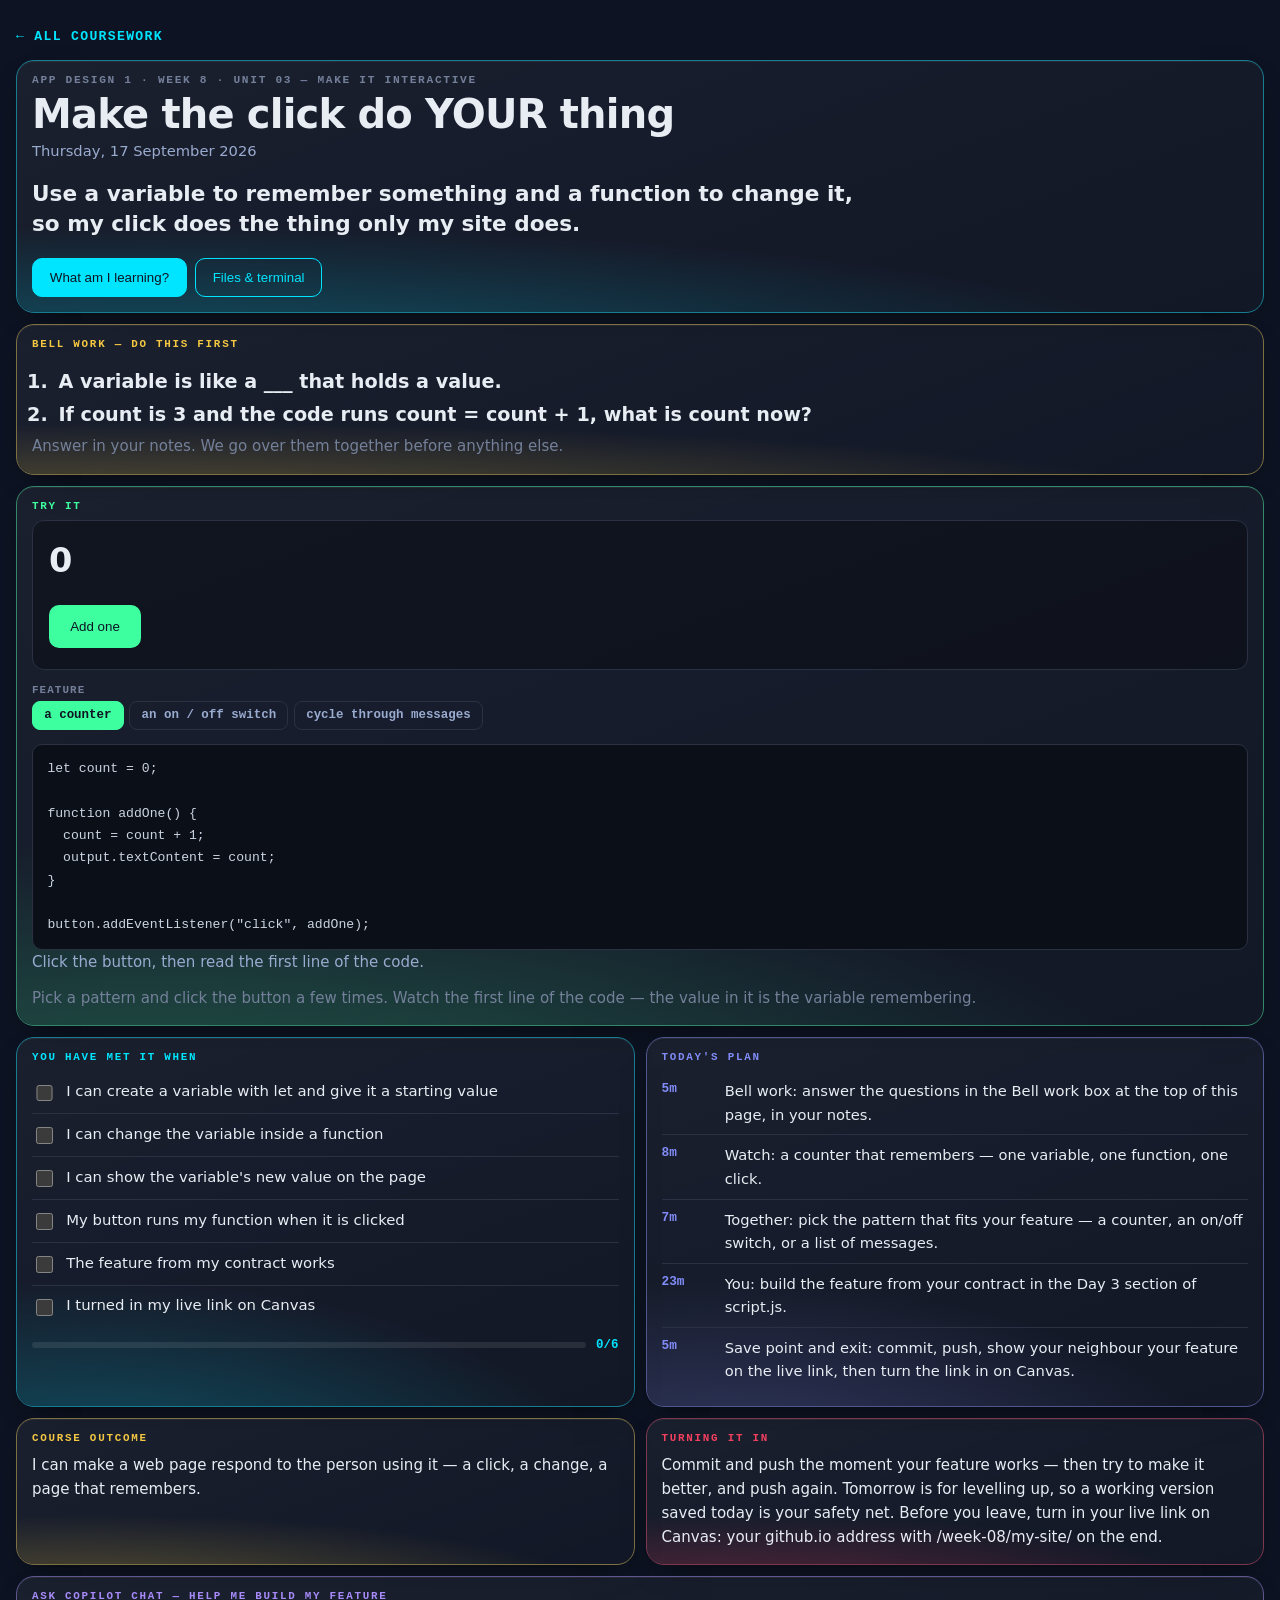
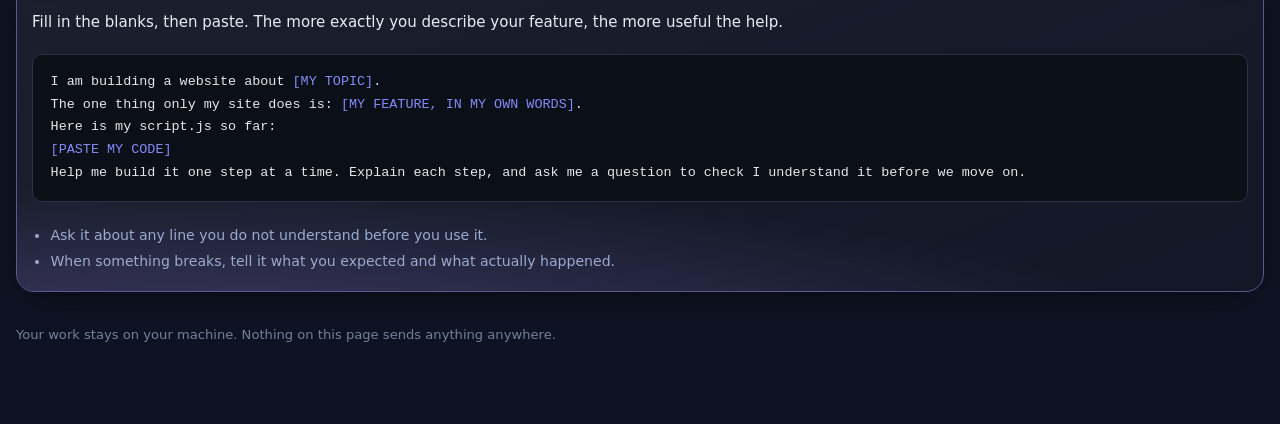
<file: week-08/day-3/index.html>
<!doctype html>
<html lang="en">
<head>
<meta charset="utf-8">
<meta name="viewport" content="width=device-width,initial-scale=1">
<title>Make the click do YOUR thing — App Design 1</title>
<meta name="color-scheme" content="dark">
<style>
:root{--acc:var(--ss-cyan,#00e5ff)}
*{box-sizing:border-box}
body{margin:0;background:var(--ss-void,#0d1322);color:var(--ss-bone,#e8ecf3);
  font:16px/1.6 var(--ss-body,"Inter",system-ui,sans-serif);padding:1.4rem 1rem 5rem}
.wrap{max-width:96rem;margin:0 auto}
a.back{display:inline-block;color:var(--acc);text-decoration:none;font:600 .82rem/1 var(--ss-mono,ui-monospace,monospace);
  letter-spacing:.1em;text-transform:uppercase;margin:0 0 1rem}

/* ── the grid: the dashboard's, verbatim in behaviour ───────────────────── */
.bento{display:grid;gap:11px;grid-template-columns:repeat(4,minmax(0,1fr));align-items:stretch}
.bento > *{grid-column:span 2}
.bento > .w1{grid-column:span 1}
.bento > .w4{grid-column:span 4}
/* Height-matching only helps when the tiles in a row are already close. On a phone
   two tiles share a row and one of them is a five-item plan — stretched, its short
   neighbour grew 729px of empty gradient. Ragged is correct at this size. */
@media (max-width:760px){.bento{grid-template-columns:repeat(6,minmax(0,1fr));gap:7px;align-items:start}
  .bento > *{grid-column:span 3} .bento > .w1{grid-column:span 3} .bento > .w4{grid-column:span 6}}
@media (min-width:1500px){.bento{grid-template-columns:repeat(8,minmax(0,1fr))}
  .bento > *{grid-column:span 2} .bento > .w1{grid-column:span 2} .bento > .w4{grid-column:span 8}
  /* the lab keeps six columns and the criteria ride alongside it, so the widest
     screen gains density rather than gaining empty space */
  .bento > .lab{grid-column:span 6} .bento > .lab + *{grid-column:span 2}
  /* The plan is five rows of prose next to two tiles of three lines each. Stretched
     into one row the short pair inflate into dead space, which looks worse than the
     raggedness it was fixing. So the plan takes a narrow column two rows tall and the
     other two stack beside it — the row fills, nothing is padded out to match. */
  .bento > .t-plan{grid-column:span 3;grid-row:span 2}
  .bento > .t-clo, .bento > .t-turn{grid-column:span 5}}

/* ── the tile ───────────────────────────────────────────────────────────── */
.tl{position:relative;overflow:hidden;border-radius:18px;padding:14px 15px 15px;display:flex;flex-direction:column;
  background:linear-gradient(160deg,rgba(255,255,255,.055),rgba(255,255,255,.02));
  border:1px solid color-mix(in srgb, var(--acc) 42%, var(--ss-border,#2a3142));
  box-shadow:0 1px 0 rgba(255,255,255,.06) inset,0 12px 30px -18px rgba(0,0,0,.9);
  transition:transform .16s var(--ss-ease,cubic-bezier(.2,.7,.3,1)),border-color .16s}
.tl::after{content:"";position:absolute;inset:0;pointer-events:none;border-radius:inherit;
  background:radial-gradient(125% 85% at 12% 122%, var(--acc) 0%, transparent 66%);opacity:.30}
.tl > *{position:relative;z-index:1}
.k{display:block;font:600 .68rem/1 var(--ss-mono,ui-monospace,monospace);letter-spacing:.16em;
  text-transform:uppercase;color:var(--acc);margin:0 0 .55rem}

/* hero */
.hero{--acc:var(--ss-cyan,#00e5ff)}
.hero .eyebrow{font:600 .7rem/1 var(--ss-mono,ui-monospace,monospace);letter-spacing:.15em;
  text-transform:uppercase;color:var(--ss-faint,#74809a)}
.hero h1{font-family:var(--ss-display,"Syne",system-ui,sans-serif);font-size:clamp(1.5rem,3.4vw,2.5rem);
  line-height:1.08;letter-spacing:-.02em;margin:.45rem 0 .2rem}
.hero .when{color:var(--ss-mist,#9aabd0);font-size:.92rem;margin:0 0 1rem}
.hero .slo{font-size:clamp(1.05rem,1.7vw,1.35rem);font-weight:600;line-height:1.42;margin:0;max-width:52rem}
.hero .row{display:flex;flex-wrap:wrap;gap:.5rem;margin-top:1.1rem}

button.b{cursor:pointer;font:600 .84rem/1 inherit;padding:.7rem 1.05rem;border-radius:10px;
  border:1px solid var(--acc);background:transparent;color:var(--acc);transition:background .15s,color .15s}
button.b:hover{background:var(--acc);color:var(--ss-void,#0d1322)}
button.b.solid{background:var(--acc);color:var(--ss-void,#0d1322)}
button.b.solid:hover{filter:brightness(1.12)}
a.b{display:inline-block;text-decoration:none}

/* success criteria */
.sc{list-style:none;margin:0;padding:0}
.sc li{border-bottom:1px solid var(--ss-border,#2a3142)}
.sc li:last-child{border-bottom:0}
.sc label{display:flex;gap:.65rem;align-items:flex-start;padding:.55rem 0;cursor:pointer;font-size:.93rem}
.sc input{margin-top:.28rem;width:1.05rem;height:1.05rem;accent-color:var(--acc);flex:none}
.sc input:checked + span{color:var(--ss-faint,#74809a);text-decoration:line-through}
.prog{display:flex;align-items:center;gap:.6rem;margin-top:.7rem}
.prog .bar{flex:1;height:6px;border-radius:99px;background:rgba(255,255,255,.09);overflow:hidden}
.prog .bar i{display:block;height:100%;width:0;background:var(--acc);transition:width .25s}
.prog b{font:700 .78rem/1 var(--ss-mono,ui-monospace,monospace);color:var(--acc)}

/* plan */
.plan{list-style:none;margin:0;padding:0}
.plan li{display:flex;gap:.75rem;padding:.5rem 0;border-bottom:1px solid var(--ss-border,#2a3142);font-size:.92rem}
.plan li:last-child{border-bottom:0}
.plan .m{flex:none;width:3.2rem;font:700 .8rem/1.55 var(--ss-mono,ui-monospace,monospace);color:var(--acc)}

/* generic tile text */
.tl p{margin:0 0 .7rem;font-size:.94rem}.tl p:last-child{margin:0}
.tl .big{font-size:1.02rem;line-height:1.5}

/* ── the lab ────────────────────────────────────────────────────────────── */
.lab{--acc:var(--ss-green,#3effa0)}
.lab .stage{background:rgba(0,0,0,.32);border:1px solid var(--ss-border,#2a3142);border-radius:12px;
  padding:16px;min-height:0;height:clamp(150px,20vh,190px);display:flex}
.lab .stage .fx{flex:1;display:flex;gap:10px;transition:all .28s var(--ss-ease,cubic-bezier(.2,.7,.3,1))}
.lab .box{background:color-mix(in srgb,var(--acc) 30%,transparent);border:1px solid var(--acc);
  border-radius:9px;padding:.7rem .9rem;font:700 .82rem/1.3 var(--ss-mono,ui-monospace,monospace);
  color:var(--ss-bone,#e8ecf3);display:grid;place-items:center;transition:all .28s}
.lab .box.b2{min-height:64px}.lab .box.b3{min-height:88px}
.ctrls{margin-top:.9rem;display:grid;gap:.7rem}
.ctrl .cn{font:600 .68rem/1 var(--ss-mono,ui-monospace,monospace);letter-spacing:.1em;text-transform:uppercase;
  color:var(--ss-faint,#74809a);margin-bottom:.35rem}
.seg{display:flex;flex-wrap:wrap;gap:.35rem}
.seg button{cursor:pointer;font:600 .78rem/1 var(--ss-mono,ui-monospace,monospace);padding:.45rem .7rem;
  border-radius:8px;border:1px solid var(--ss-border,#2a3142);background:transparent;color:var(--ss-mist,#9aabd0)}
.seg button[aria-pressed=true]{background:var(--acc);border-color:var(--acc);color:var(--ss-void,#0d1322)}
.readout{margin-top:.9rem;background:#0b0f18;border:1px solid var(--ss-border,#2a3142);border-radius:10px;
  padding:.8rem .9rem;font:.82rem/1.7 var(--ss-mono,ui-monospace,monospace);color:#cbd5e1;overflow-x:auto}
.readout .p{color:var(--ss-peri,#818cf8)}.readout .v{color:var(--ss-green,#3effa0)}
.axis{margin-top:.75rem;font-size:.87rem;color:var(--ss-mist,#9aabd0)}
.axis b{color:var(--acc)}
.slid{width:100%;accent-color:var(--acc)}

/* ── modal ──────────────────────────────────────────────────────────────── */
dialog{border:none;padding:0;background:transparent;max-width:min(46rem,94vw);width:100%}
dialog::backdrop{background:rgba(6,9,16,.74)}
.sheet{background:var(--ss-ink,#161d31);border:1px solid var(--ss-border,#2a3142);border-radius:18px;
  padding:1.4rem 1.5rem;color:var(--ss-bone,#e8ecf3);max-height:84vh;overflow:auto}
.sheet h3{font-family:var(--ss-display,"Syne",system-ui,sans-serif);font-size:1.25rem;margin:0 0 .8rem}
.sheet p{font-size:.98rem;margin:0 0 .9rem}
.sheet .x{position:sticky;top:0;float:right;cursor:pointer;background:transparent;border:1px solid var(--ss-border,#2a3142);
  color:var(--ss-mist,#9aabd0);border-radius:8px;font:600 .75rem/1 var(--ss-mono,ui-monospace,monospace);padding:.45rem .6rem}
.sheet img{width:100%;height:auto;border-radius:10px;border:1px solid var(--ss-border,#2a3142)}
pre.code{background:#0b0f18;border:1px solid var(--ss-border,#2a3142);border-radius:10px;padding:1rem 1.1rem;
  overflow-x:auto;font:.84rem/1.7 var(--ss-mono,ui-monospace,monospace);color:#e5e7eb;margin:.5rem 0;position:relative}
pre.code b{color:var(--ss-peri,#818cf8);font-weight:400}
.codewrap{position:relative}
.codewrap .cp{position:absolute;top:.55rem;right:.55rem;cursor:pointer;border:1px solid #3b4252;background:#1c2230;
  color:var(--ss-peri,#818cf8);font:600 .72rem/1 var(--ss-mono,ui-monospace,monospace);letter-spacing:.06em;
  text-transform:uppercase;padding:.42rem .65rem;border-radius:6px}
.codewrap .cp.ok{background:#064e3b;border-color:#10b981;color:#6ee7b7}
.files{list-style:none;margin:.5rem 0 0;padding:0}
.files li{padding:.5rem 0;border-top:1px solid var(--ss-border,#2a3142)}
.files a{color:var(--acc);font:600 .9rem/1.5 var(--ss-mono,ui-monospace,monospace);text-decoration:none}
.files span{display:block;color:var(--ss-faint,#74809a);font-size:.85rem;margin-top:.1rem}
.who{display:flex;gap:.7rem;flex-wrap:wrap;margin:0 0 .8rem}
.who label{flex:1 1 9rem;font:600 .7rem/1 var(--ss-mono,ui-monospace,monospace);letter-spacing:.08em;
  text-transform:uppercase;color:var(--ss-faint,#74809a)}
.who input{display:block;width:100%;margin-top:.35rem;padding:.55rem .65rem;font:inherit;color:var(--ss-bone,#e8ecf3);
  background:rgba(0,0,0,.3);border:1px solid var(--ss-border,#2a3142);border-radius:8px}
.who input:focus{outline:none;border-color:var(--acc)}
.hint{color:var(--ss-faint,#74809a);font-size:.85rem;margin:.6rem 0 0}
footer{max-width:96rem;margin:2rem auto 0;color:var(--ss-faint,#74809a);font-size:.82rem}

/* ── JavaScript labs ────────────────────────────────────────────────────────
   A JavaScript day has no box to push around; what it has is a console that talks back.
   So these labs carry a small console, styled like the real one, and every lab's readout
   is the exact code the student would type into script.js. */
.lab .jsrow{display:flex;flex-wrap:wrap;gap:.6rem;align-items:center;width:100%}
.lab .jsin{flex:1;min-width:10rem;padding:.65rem .8rem;border-radius:9px;border:1px solid var(--ss-border,#2a3142);
  background:rgba(0,0,0,.35);color:var(--ss-bone,#e8ecf3);font:.95rem var(--ss-mono,ui-monospace,monospace)}
.lab .jsin:focus{outline:none;border-color:var(--acc)}
.lab .demo{font:700 .95rem/1 inherit;background:var(--acc);color:#0d1322;border:2px solid var(--acc);
  border-radius:10px;padding:.75rem 1.2rem;cursor:pointer;transition:filter .15s,transform .1s}
.lab .demo:hover{filter:brightness(1.12)}.lab .demo:active{transform:translateY(2px)}
.lab .demo:focus-visible{outline:none;box-shadow:0 0 0 4px rgba(255,255,255,.35)}
.lab .val{font:700 clamp(1.3rem,3vw,2.1rem)/1.15 var(--ss-display,system-ui,sans-serif);color:var(--ss-bone,#e8ecf3)}
.lab .stage.col{flex-direction:column;align-items:flex-start;justify-content:center;gap:.8rem;height:auto;min-height:150px}
.devcon{margin-top:.8rem;background:#050810;border:1px solid var(--ss-border,#2a3142);border-radius:10px;
  min-height:4.6rem;max-height:9rem;overflow:auto;padding:.5rem .75rem;font:.8rem/1.6 var(--ss-mono,ui-monospace,monospace)}
.devcon .hd{color:var(--ss-faint,#74809a);font-size:.64rem;letter-spacing:.14em;text-transform:uppercase;margin-bottom:.25rem}
.devcon .ok{color:#e5e7eb}.devcon .ok::before{content:"› ";color:var(--ss-faint,#74809a)}
.devcon .err{color:#fca5a5;background:rgba(244,63,94,.12);border-radius:5px;padding:0 .35rem}

/* ── Bell work ──────────────────────────────────────────────────────────── */
.bellq{margin:.2rem 0 0;padding-left:1.4rem;font-size:clamp(1rem,1.5vw,1.2rem);font-weight:600;line-height:1.45}
.bellq li{margin:.35rem 0;padding-left:.25rem}

/* ── Ask Copilot Chat ───────────────────────────────────────────────────── */
.t-prompt pre.code{white-space:pre-wrap}
.t-prompt .rules{margin:.7rem 0 0;padding-left:1.15rem;font-size:.88rem;color:var(--ss-mist,#9aabd0)}
.t-prompt .rules li{margin:.2rem 0}
</style>
</head>
<body>
<div class="wrap">
  <a class="back" href="../../">&larr; All coursework</a>
  <div class="bento">
    <section class="tl hero w4">
      <div class="eyebrow">App Design 1 &middot; Week 8 &middot; Unit 03 — Make it interactive</div>
      <h1>Make the click do YOUR thing</h1>
      <p class="when">Thursday, 17 September 2026</p>
      <p class="slo">Use a variable to remember something and a function to change it, so my click does the thing only my site does.</p>
      <div class="row">
        <button class="b solid" data-open="m-read" type="button">What am I learning?</button>
        
        <button class="b" data-open="m-files" type="button">Files &amp; terminal</button>
      </div>
    </section>
    <section class="tl w4 t-bell" style="--acc:var(--ss-gold,#f5c842)">
      <span class="k">Bell work — do this first</span>
      <ol class="bellq"><li>A variable is like a ___ that holds a value.</li><li>If count is 3 and the code runs count = count + 1, what is count now?</li></ol>
      <p class="hint">Answer in your notes. We go over them together before anything else.</p>
    </section>
    <section class="tl lab w4" id="lab" data-lab="state">
      <span class="k">Try it</span>
      <div class="stage col">
        <p class="val" id="sval">0</p>
        <button class="demo" id="sbtn" type="button">Add one</button>
      </div>
      <div class="ctrls"><div class="ctrl"><div class="cn">feature</div><div class="seg" data-prop="feature">
      <button type="button" data-v="counter" aria-pressed="true">a counter</button><button type="button" data-v="toggle" aria-pressed="false">an on / off switch</button><button type="button" data-v="messages" aria-pressed="false">cycle through messages</button>
    </div></div></div>
      <div class="readout" id="ro"></div>
      <p class="axis" id="axis">Click the button, then read the first line of the code.</p>
      <p class="hint">Pick a pattern and click the button a few times. Watch the first line of the code — the value in it is the variable remembering.</p>
    </section>
    <section class="tl">
      <span class="k">You have met it when</span>
      <ul class="sc"><li><label><input type="checkbox" data-sc="0"><span>I can create a variable with let and give it a starting value</span></label></li><li><label><input type="checkbox" data-sc="1"><span>I can change the variable inside a function</span></label></li><li><label><input type="checkbox" data-sc="2"><span>I can show the variable's new value on the page</span></label></li><li><label><input type="checkbox" data-sc="3"><span>My button runs my function when it is clicked</span></label></li><li><label><input type="checkbox" data-sc="4"><span>The feature from my contract works</span></label></li><li><label><input type="checkbox" data-sc="5"><span>I turned in my live link on Canvas</span></label></li></ul>
      <div class="prog"><div class="bar"><i id="scbar"></i></div><b id="scnum">0/6</b></div>
    </section>
    <section class="tl t-plan" style="--acc:var(--ss-peri,#818cf8)">
      <span class="k">Today's plan</span>
      <ul class="plan"><li><span class="m">5m</span><span>Bell work: answer the questions in the Bell work box at the top of this page, in your notes.</span></li><li><span class="m">8m</span><span>Watch: a counter that remembers — one variable, one function, one click.</span></li><li><span class="m">7m</span><span>Together: pick the pattern that fits your feature — a counter, an on/off switch, or a list of messages.</span></li><li><span class="m">23m</span><span>You: build the feature from your contract in the Day 3 section of script.js.</span></li><li><span class="m">5m</span><span>Save point and exit: commit, push, show your neighbour your feature on the live link, then turn the link in on Canvas.</span></li></ul>
    </section>
    <section class="tl t-clo" style="--acc:var(--ss-gold,#f5c842)">
      <span class="k">Course outcome</span><p>I can make a web page respond to the person using it — a click, a change, a page that remembers.</p>
    </section>
    <section class="tl t-turn" style="--acc:var(--ss-rose,#f43f5e)">
      <span class="k">Turning it in</span><p>Commit and push the moment your feature works — then try to make it better, and push again. Tomorrow is for levelling up, so a working version saved today is your safety net. Before you leave, turn in your live link on Canvas: your github.io address with /week-08/my-site/ on the end.</p>
    </section>
    <section class="tl w4 t-prompt" style="--acc:var(--ss-violet,#a78bfa)">
      <span class="k">Ask Copilot Chat — help me build my feature</span>
      <p>Fill in the blanks, then paste. The more exactly you describe your feature, the more useful the help.</p>
      <div class="codewrap"><button class="cp" type="button">Copy</button><pre class="code">I am building a website about <b>[MY TOPIC]</b>.
The one thing only my site does is: <b>[MY FEATURE, IN MY OWN WORDS]</b>.
Here is my script.js so far:
<b>[PASTE MY CODE]</b>
Help me build it one step at a time. Explain each step, and ask me a question to check I understand it before we move on.</pre></div>
      <ul class="rules"><li>Ask it about any line you do not understand before you use it.</li><li>When something breaks, tell it what you expected and what actually happened.</li></ul>
    </section>
  </div>
  <footer>Your work stays on your machine. Nothing on this page sends anything anywhere.</footer>
</div>

  <dialog id="m-read"><div class="sheet"><button class="x" data-close type="button">Close</button>
    <h3>What am I learning?</h3><p>Yesterday your click changed the page, but it changed it the same way every time. Today the page remembers.</p><p>A variable is a named box that holds a value. let count = 0; makes a box called count with 0 in it. A function is a named set of instructions that runs when you call it. Put them together — a click runs a function, the function changes the variable, then shows the new value — and the page is keeping track of something between clicks. That is how a like button knows it is on 12.</p><p>One rule saves most of today's problems: create the variable at the top of script.js, not inside the function. Inside the function it gets rebuilt from scratch on every click, so a counter shows 1 forever.</p><p>Your contract from Tuesday says what your one thing is. Pick the pattern below that fits it, then make it yours.</p></div></dialog>

  

  <dialog id="m-files"><div class="sheet"><button class="x" data-close type="button">Close</button>
    <h3>Files &amp; terminal</h3>
    <p>Everything for this week is already in your week folder.</p>

    <h3 style="margin-top:1.3rem">Get the whole week — once</h3>
    <p>The whole week comes down in one go — all four days and the project you build in. Run this once, on Tuesday, in the terminal at the bottom of your Codespace.</p>
    <div class="codewrap"><button class="cp" type="button">Copy</button><pre class="code"><b># the whole week in one go — do this once</b>
npx degit coltonsharp-dev/ALA2627-ASD-Coursework/week-08 week-08
cd week-08/my-site
python -m http.server 8000</pre></div>
    <p>Wednesday to Friday there is nothing to pull. Your project is already in week-08/my-site — open it, start the preview with the last line, and keep going.</p>
    <p class="hint">Terminal not co-operating? The Week 8 page has a Download button for the same project. Use it and keep going — do not lose a period to a command.</p>
  </div></dialog>
<script>
var NL = String.fromCharCode(10);
var RC = null;

/* modals */
document.querySelectorAll("[data-open]").forEach(function(b){
  b.addEventListener("click", function(){
    var d = document.getElementById(b.getAttribute("data-open"));
    if (d && d.showModal) d.showModal();
  });
});
document.querySelectorAll("[data-close]").forEach(function(b){
  b.addEventListener("click", function(){ b.closest("dialog").close(); });
});
document.querySelectorAll("dialog").forEach(function(d){
  d.addEventListener("click", function(e){ if (e.target === d) d.close(); });
});

/* success criteria progress */
var scBoxes = [].slice.call(document.querySelectorAll("input[data-sc]"));
var scBar = document.getElementById("scbar"), scNum = document.getElementById("scnum");
function scSync(){
  var n = scBoxes.filter(function(b){ return b.checked; }).length;
  if (scBar) scBar.style.width = (scBoxes.length ? (n / scBoxes.length) * 100 : 0) + "%";
  if (scNum) scNum.textContent = n + "/" + scBoxes.length;
}
scBoxes.forEach(function(b){ b.addEventListener("change", scSync); });
scSync();

/* copy buttons */
document.querySelectorAll(".codewrap .cp").forEach(function(b){
  b.addEventListener("click", function(){
    var t = b.parentElement.querySelector("pre").innerText;
    function done(){ b.textContent = "Copied"; b.classList.add("ok");
      setTimeout(function(){ b.textContent = "Copy"; b.classList.remove("ok"); }, 1600); }
    function fb(){ var r = document.createRange(); r.selectNodeContents(b.parentElement.querySelector("pre"));
      var s = getSelection(); s.removeAllRanges(); s.addRange(r); b.textContent = "Press Ctrl+C";
      setTimeout(function(){ b.textContent = "Copy"; }, 2200); }
    if (navigator.clipboard) navigator.clipboard.writeText(t).then(done, fb); else fb();
  });
});

/* ---- labs ---- */
var fx = document.getElementById("fx"), ro = document.getElementById("ro"), axis = document.getElementById("axis");
var state = {};
function segWire(onChange){
  document.querySelectorAll(".seg").forEach(function(seg){
    var prop = seg.getAttribute("data-prop");
    var pressed = seg.querySelector("[aria-pressed=true]");
    state[prop] = pressed ? pressed.getAttribute("data-v") : null;
    seg.querySelectorAll("button").forEach(function(btn){
      btn.addEventListener("click", function(){
        seg.querySelectorAll("button").forEach(function(o){ o.setAttribute("aria-pressed", "false"); });
        btn.setAttribute("aria-pressed", "true");
        state[prop] = btn.getAttribute("data-v");
        onChange();
      });
    });
  });
  onChange();
}
function css(rules){
  return rules.map(function(r){
    return '<span class="p">' + r[0] + '</span>: <span class="v">' + r[1] + '</span>;';
  }).join("<br>");
}

if (fx && document.querySelector('.seg[data-prop="flex-direction"]')) {
  segWire(function(){
    fx.style.flexDirection  = state["flex-direction"];
    fx.style.justifyContent = state["justify-content"];
    fx.style.alignItems     = state["align-items"];
    ro.innerHTML = ".cards {<br>&nbsp;&nbsp;" + css([
      ["display","flex"],["flex-direction",state["flex-direction"]],
      ["justify-content",state["justify-content"]],["align-items",state["align-items"]]
    ]).split("<br>").join("<br>&nbsp;&nbsp;") + "<br>}";
    var col = state["flex-direction"] === "column";
    axis.innerHTML = col
      ? "Direction is <b>column</b>, so the main axis runs <b>down</b>. justify-content is now moving things <b>vertically</b> and align-items is moving them <b>across</b>. They swapped."
      : "Direction is <b>row</b>, so the main axis runs <b>across</b>. justify-content moves things <b>horizontally</b>, align-items moves them <b>vertically</b>.";
  });
}

if (fx && document.querySelector('.seg[data-prop="tool"]')) {
  var b1 = document.getElementById("sb1"), b2 = document.getElementById("sb2"), b3 = document.getElementById("sb3");
  segWire(function(){
    var n = state["size"] + "px", tool = state["tool"];
    fx.style.gap = tool === "gap" ? n : "0px";
    [b1,b2,b3].forEach(function(b){
      b.style.padding = tool === "padding" ? n : "0.7rem 0.9rem";
      b.style.margin  = tool === "margin"  ? n : "0px";
    });
    ro.innerHTML = tool === "gap"
      ? ".cards {<br>&nbsp;&nbsp;" + css([["display","flex"],["gap",n]]).split("<br>").join("<br>&nbsp;&nbsp;") + "<br>}"
      : ".card {<br>&nbsp;&nbsp;" + css([[tool,n]]) + "<br>}";
    axis.innerHTML = tool === "gap"
      ? "<b>gap</b> sits between the boxes and adds nothing to the outside edges. It only works because the parent is a flex container."
      : tool === "padding"
        ? "<b>padding</b> is inside each box, so the boxes grow. The space between them has not changed."
        : "<b>margin</b> is outside each box, so it pushes the neighbours away &mdash; and it also pushes against the container edge, which gap does not.";
  });
}

if (document.getElementById("dbtn")) {
  var ro2 = document.getElementById("ro");
  ro2.innerHTML = ".btn:hover&nbsp;&nbsp;&nbsp;&nbsp;{ " + '<span class="p">filter</span>: <span class="v">brightness(1.15)</span>;' + " }<br>" +
    ".btn:focus-visible { " + '<span class="p">box-shadow</span>: <span class="v">0 0 0 4px</span>;' + " }<br>" +
    ".btn:active&nbsp;&nbsp;&nbsp;{ " + '<span class="p">transform</span>: <span class="v">translateY(2px)</span>;' + " }";
}

/* ---- JavaScript labs ---- */
function escH(t){ return String(t).split("&").join("&amp;").split("<").join("&lt;").split(">").join("&gt;"); }
var cout = document.getElementById("cout");
function logLine(text, bad){
  if (!cout) return;
  var row = document.createElement("div"); row.className = bad ? "err" : "ok"; row.textContent = text;
  cout.appendChild(row); cout.scrollTop = cout.scrollHeight;
}

if (document.querySelector('[data-lab="console"]')) {
  var cin = document.getElementById("cin");
  var cline = function(){
    var msg = cin.value;
    return state["quotes"] === "forgot" ? "console.log(" + msg + ");" : 'console.log("' + msg + '");';
  };
  segWire(function(){ ro.innerHTML = '<span class="p">// script.js</span><br>' + escH(cline()); });
  cin.addEventListener("input", function(){ ro.innerHTML = '<span class="p">// script.js</span><br>' + escH(cline()); });
  document.getElementById("crun").addEventListener("click", function(){
    var msg = cin.value;
    if (state["quotes"] === "forgot") {
      /* the real browser error, not a made-up one: one word is a name nobody defined;
         several words are not even valid code, so the browser stops before running it */
      var parts = msg.trim().split(" ").filter(function(w){ return w.length; });
      if (parts.length > 1) {
        logLine("Uncaught SyntaxError: missing ) after argument list", true);
        axis.innerHTML = "Red. Without quotes, JavaScript reads <b>" + escH(parts[0]) + " " + escH(parts[1]) + "</b> as code, and that is not valid code &mdash; so nothing in the file runs. Quotes mean <b>this is text</b>.";
      } else {
        var word = parts[0] || "message";
        logLine("Uncaught ReferenceError: " + word + " is not defined", true);
        axis.innerHTML = "Red. Without quotes JavaScript thinks <b>" + escH(word) + "</b> is the name of something, and nothing has that name. Quotes mean <b>this is text</b>.";
      }
    } else {
      logLine(msg, false);
      axis.innerHTML = "It printed. That is JavaScript talking back to you &mdash; every day this week starts here.";
    }
  });
}

if (document.querySelector('[data-lab="click"]')) {
  var kb = document.getElementById("cbtn"), kt = document.getElementById("ctext");
  var kcol = ["#3effa0", "#f5c842", "#818cf8", "#f43f5e"], kci = 0, kev = null;
  var kdo = function(){
    var d = state["does"];
    if (d === "log") logLine("The button was used (" + state["event"] + ")", false);
    if (d === "text") kt.textContent = "You did it. The page changed.";
    if (d === "colour") { kci = (kci + 1) % kcol.length; kb.style.background = kcol[kci]; kb.style.borderColor = kcol[kci]; }
  };
  segWire(function(){
    if (kev) kb.removeEventListener(kev, kdo);
    kev = state["event"]; kb.addEventListener(kev, kdo);
    kt.textContent = "Nothing has happened yet."; kb.style.background = ""; kb.style.borderColor = "";
    var inner = state["does"] === "log" ? 'console.log("The button was used");'
      : state["does"] === "text" ? 'output.textContent = "You did it. The page changed.";'
      : 'button.style.background = "gold";';
    var lines = ['const button = document.querySelector("#action");'];
    if (state["does"] === "text") lines.push('const output = document.querySelector("#output");');
    lines.push("");
    lines.push('button.addEventListener("' + kev + '", function () {');
    ro.innerHTML = lines.map(escH).join("<br>") + "<br>&nbsp;&nbsp;" + escH(inner) + "<br>" + escH("});");
    axis.innerHTML = kev === "click" ? "<b>click</b> runs the function once the button is pressed and let go."
      : kev === "dblclick" ? "<b>dblclick</b> needs two quick clicks. Try one click &mdash; nothing happens now."
      : "<b>mouseenter</b> runs the moment the pointer arrives. No click at all.";
  });
}

if (document.querySelector('[data-lab="state"]')) {
  var sb = document.getElementById("sbtn"), sv = document.getElementById("sval");
  var count = 0, isOn = false, spot = 0, msgs = ["Go team!", "Practice starts at 3", "Big game Friday"];
  var sdraw = function(){
    var f = state["feature"], code = [];
    if (f === "counter") { sv.textContent = String(count); sb.textContent = "Add one";
      code = ["let count = " + count + ";", "", "function addOne() {", "  count = count + 1;", "  output.textContent = count;", "}", "", 'button.addEventListener("click", addOne);']; }
    if (f === "toggle") { sv.textContent = isOn ? "ON" : "OFF"; sb.textContent = "Switch";
      code = ["let isOn = " + isOn + ";", "", "function flip() {", "  isOn = !isOn;", '  output.textContent = isOn ? "ON" : "OFF";', "}", "", 'button.addEventListener("click", flip);']; }
    if (f === "messages") { sv.textContent = msgs[spot]; sb.textContent = "Next";
      code = ['let messages = ["Go team!", "Practice starts at 3", "Big game Friday"];', "let spot = " + spot + ";", "", "function next() {", "  spot = (spot + 1) % messages.length;", "  output.textContent = messages[spot];", "}", "", 'button.addEventListener("click", next);']; }
    ro.innerHTML = code.map(function(l){ return escH(l).split("  ").join("&nbsp;&nbsp;"); }).join("<br>");
  };
  sb.addEventListener("click", function(){
    var f = state["feature"];
    if (f === "counter") count = count + 1;
    if (f === "toggle") isOn = !isOn;
    if (f === "messages") spot = (spot + 1) % msgs.length;
    sdraw();
    axis.innerHTML = "Look at the first line: the value changed. <b>That is a variable</b> &mdash; the page remembering something between clicks.";
  });
  segWire(sdraw);
}

/* receipt */
var rcGo = document.getElementById("rc-go");
if (rcGo) rcGo.addEventListener("click", function(){
  var name = (document.getElementById("rc-name").value || "").trim();
  var period = (document.getElementById("rc-period").value || "").trim();
  var msg = document.getElementById("rc-msg");
  if (!name) { msg.textContent = "Put your name in first — the receipt is no use without it."; return; }
  var boxes = [].slice.call(document.querySelectorAll("input[data-rc]"));
  var items = boxes.map(function(b){
    return { done: b.checked, text: b.parentElement.querySelector("span").textContent.trim() };
  });
  var doneN = items.filter(function(i){ return i.done; }).length;
  var L = [];
  L.push("RECEIPT — " + RC.course);
  L.push(RC.title);
  L.push("Week " + RC.week + " · Day " + RC.day + " · " + RC.date);
  L.push("");
  L.push("Name:      " + name);
  L.push("Period:    " + (period || "not given"));
  L.push("Finished:  " + new Date().toLocaleString());
  L.push("Completed: " + doneN + " of " + items.length);
  L.push("");
  L.push("WHAT I DID");
  items.forEach(function(i, n){ L.push("  [" + (i.done ? "x" : " ") + "] " + (n + 1) + ". " + i.text); });
  L.push("");
  var basis = name + "|" + period + "|" + RC.day + "|" + items.map(function(i){ return i.done ? 1 : 0; }).join("");
  var h = 0; for (var k = 0; k < basis.length; k++) { h = ((h << 5) - h + basis.charCodeAt(k)) | 0; }
  L.push("check: " + (h >>> 0).toString(36).toUpperCase());
  L.push("(If this line is edited it will not match the answers above.)");
  var a = document.createElement("a");
  a.href = URL.createObjectURL(new Blob([L.join(NL)], { type: "text/plain" }));
  a.download = RC.file + "-" + name.toLowerCase().replace(/[^a-z0-9]+/g, "-").replace(/^-|-$/g, "") + ".txt";
  document.body.appendChild(a); a.click(); a.remove();
  msg.textContent = "Downloaded. Upload that file to the assignment.";
});
</script>
</body>
</html>
</file>
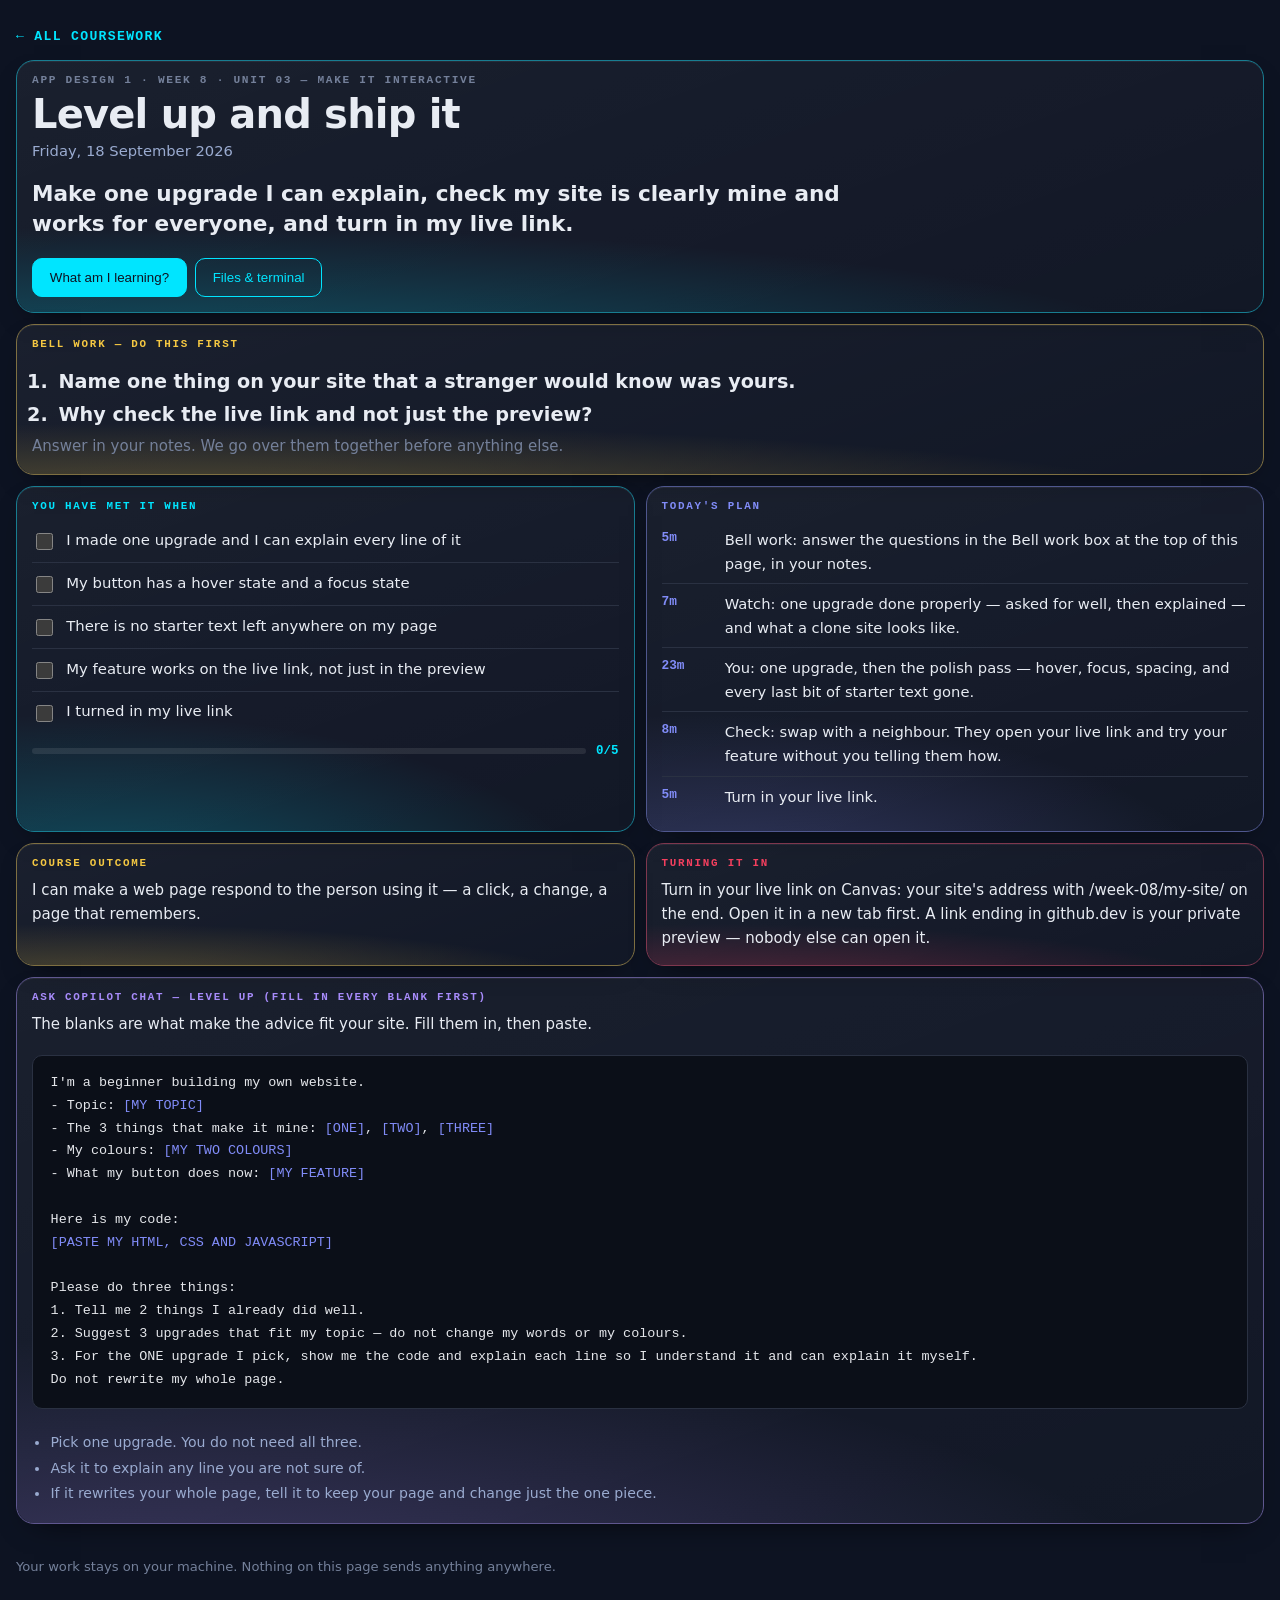
<file: week-08/day-4/index.html>
<!doctype html>
<html lang="en">
<head>
<meta charset="utf-8">
<meta name="viewport" content="width=device-width,initial-scale=1">
<title>Level up and ship it — App Design 1</title>
<meta name="color-scheme" content="dark">
<style>
:root{--acc:var(--ss-cyan,#00e5ff)}
*{box-sizing:border-box}
body{margin:0;background:var(--ss-void,#0d1322);color:var(--ss-bone,#e8ecf3);
  font:16px/1.6 var(--ss-body,"Inter",system-ui,sans-serif);padding:1.4rem 1rem 5rem}
.wrap{max-width:96rem;margin:0 auto}
a.back{display:inline-block;color:var(--acc);text-decoration:none;font:600 .82rem/1 var(--ss-mono,ui-monospace,monospace);
  letter-spacing:.1em;text-transform:uppercase;margin:0 0 1rem}

/* ── the grid: the dashboard's, verbatim in behaviour ───────────────────── */
.bento{display:grid;gap:11px;grid-template-columns:repeat(4,minmax(0,1fr));align-items:stretch}
.bento > *{grid-column:span 2}
.bento > .w1{grid-column:span 1}
.bento > .w4{grid-column:span 4}
/* Height-matching only helps when the tiles in a row are already close. On a phone
   two tiles share a row and one of them is a five-item plan — stretched, its short
   neighbour grew 729px of empty gradient. Ragged is correct at this size. */
@media (max-width:760px){.bento{grid-template-columns:repeat(6,minmax(0,1fr));gap:7px;align-items:start}
  .bento > *{grid-column:span 3} .bento > .w1{grid-column:span 3} .bento > .w4{grid-column:span 6}}
@media (min-width:1500px){.bento{grid-template-columns:repeat(8,minmax(0,1fr))}
  .bento > *{grid-column:span 2} .bento > .w1{grid-column:span 2} .bento > .w4{grid-column:span 8}
  /* the lab keeps six columns and the criteria ride alongside it, so the widest
     screen gains density rather than gaining empty space */
  .bento > .lab{grid-column:span 6} .bento > .lab + *{grid-column:span 2}
  /* The plan is five rows of prose next to two tiles of three lines each. Stretched
     into one row the short pair inflate into dead space, which looks worse than the
     raggedness it was fixing. So the plan takes a narrow column two rows tall and the
     other two stack beside it — the row fills, nothing is padded out to match. */
  .bento > .t-plan{grid-column:span 3;grid-row:span 2}
  .bento > .t-clo, .bento > .t-turn{grid-column:span 5}}

/* ── the tile ───────────────────────────────────────────────────────────── */
.tl{position:relative;overflow:hidden;border-radius:18px;padding:14px 15px 15px;display:flex;flex-direction:column;
  background:linear-gradient(160deg,rgba(255,255,255,.055),rgba(255,255,255,.02));
  border:1px solid color-mix(in srgb, var(--acc) 42%, var(--ss-border,#2a3142));
  box-shadow:0 1px 0 rgba(255,255,255,.06) inset,0 12px 30px -18px rgba(0,0,0,.9);
  transition:transform .16s var(--ss-ease,cubic-bezier(.2,.7,.3,1)),border-color .16s}
.tl::after{content:"";position:absolute;inset:0;pointer-events:none;border-radius:inherit;
  background:radial-gradient(125% 85% at 12% 122%, var(--acc) 0%, transparent 66%);opacity:.30}
.tl > *{position:relative;z-index:1}
.k{display:block;font:600 .68rem/1 var(--ss-mono,ui-monospace,monospace);letter-spacing:.16em;
  text-transform:uppercase;color:var(--acc);margin:0 0 .55rem}

/* hero */
.hero{--acc:var(--ss-cyan,#00e5ff)}
.hero .eyebrow{font:600 .7rem/1 var(--ss-mono,ui-monospace,monospace);letter-spacing:.15em;
  text-transform:uppercase;color:var(--ss-faint,#74809a)}
.hero h1{font-family:var(--ss-display,"Syne",system-ui,sans-serif);font-size:clamp(1.5rem,3.4vw,2.5rem);
  line-height:1.08;letter-spacing:-.02em;margin:.45rem 0 .2rem}
.hero .when{color:var(--ss-mist,#9aabd0);font-size:.92rem;margin:0 0 1rem}
.hero .slo{font-size:clamp(1.05rem,1.7vw,1.35rem);font-weight:600;line-height:1.42;margin:0;max-width:52rem}
.hero .row{display:flex;flex-wrap:wrap;gap:.5rem;margin-top:1.1rem}

button.b{cursor:pointer;font:600 .84rem/1 inherit;padding:.7rem 1.05rem;border-radius:10px;
  border:1px solid var(--acc);background:transparent;color:var(--acc);transition:background .15s,color .15s}
button.b:hover{background:var(--acc);color:var(--ss-void,#0d1322)}
button.b.solid{background:var(--acc);color:var(--ss-void,#0d1322)}
button.b.solid:hover{filter:brightness(1.12)}
a.b{display:inline-block;text-decoration:none}

/* success criteria */
.sc{list-style:none;margin:0;padding:0}
.sc li{border-bottom:1px solid var(--ss-border,#2a3142)}
.sc li:last-child{border-bottom:0}
.sc label{display:flex;gap:.65rem;align-items:flex-start;padding:.55rem 0;cursor:pointer;font-size:.93rem}
.sc input{margin-top:.28rem;width:1.05rem;height:1.05rem;accent-color:var(--acc);flex:none}
.sc input:checked + span{color:var(--ss-faint,#74809a);text-decoration:line-through}
.prog{display:flex;align-items:center;gap:.6rem;margin-top:.7rem}
.prog .bar{flex:1;height:6px;border-radius:99px;background:rgba(255,255,255,.09);overflow:hidden}
.prog .bar i{display:block;height:100%;width:0;background:var(--acc);transition:width .25s}
.prog b{font:700 .78rem/1 var(--ss-mono,ui-monospace,monospace);color:var(--acc)}

/* plan */
.plan{list-style:none;margin:0;padding:0}
.plan li{display:flex;gap:.75rem;padding:.5rem 0;border-bottom:1px solid var(--ss-border,#2a3142);font-size:.92rem}
.plan li:last-child{border-bottom:0}
.plan .m{flex:none;width:3.2rem;font:700 .8rem/1.55 var(--ss-mono,ui-monospace,monospace);color:var(--acc)}

/* generic tile text */
.tl p{margin:0 0 .7rem;font-size:.94rem}.tl p:last-child{margin:0}
.tl .big{font-size:1.02rem;line-height:1.5}

/* ── the lab ────────────────────────────────────────────────────────────── */
.lab{--acc:var(--ss-green,#3effa0)}
.lab .stage{background:rgba(0,0,0,.32);border:1px solid var(--ss-border,#2a3142);border-radius:12px;
  padding:16px;min-height:0;height:clamp(150px,20vh,190px);display:flex}
.lab .stage .fx{flex:1;display:flex;gap:10px;transition:all .28s var(--ss-ease,cubic-bezier(.2,.7,.3,1))}
.lab .box{background:color-mix(in srgb,var(--acc) 30%,transparent);border:1px solid var(--acc);
  border-radius:9px;padding:.7rem .9rem;font:700 .82rem/1.3 var(--ss-mono,ui-monospace,monospace);
  color:var(--ss-bone,#e8ecf3);display:grid;place-items:center;transition:all .28s}
.lab .box.b2{min-height:64px}.lab .box.b3{min-height:88px}
.ctrls{margin-top:.9rem;display:grid;gap:.7rem}
.ctrl .cn{font:600 .68rem/1 var(--ss-mono,ui-monospace,monospace);letter-spacing:.1em;text-transform:uppercase;
  color:var(--ss-faint,#74809a);margin-bottom:.35rem}
.seg{display:flex;flex-wrap:wrap;gap:.35rem}
.seg button{cursor:pointer;font:600 .78rem/1 var(--ss-mono,ui-monospace,monospace);padding:.45rem .7rem;
  border-radius:8px;border:1px solid var(--ss-border,#2a3142);background:transparent;color:var(--ss-mist,#9aabd0)}
.seg button[aria-pressed=true]{background:var(--acc);border-color:var(--acc);color:var(--ss-void,#0d1322)}
.readout{margin-top:.9rem;background:#0b0f18;border:1px solid var(--ss-border,#2a3142);border-radius:10px;
  padding:.8rem .9rem;font:.82rem/1.7 var(--ss-mono,ui-monospace,monospace);color:#cbd5e1;overflow-x:auto}
.readout .p{color:var(--ss-peri,#818cf8)}.readout .v{color:var(--ss-green,#3effa0)}
.axis{margin-top:.75rem;font-size:.87rem;color:var(--ss-mist,#9aabd0)}
.axis b{color:var(--acc)}
.slid{width:100%;accent-color:var(--acc)}

/* ── modal ──────────────────────────────────────────────────────────────── */
dialog{border:none;padding:0;background:transparent;max-width:min(46rem,94vw);width:100%}
dialog::backdrop{background:rgba(6,9,16,.74)}
.sheet{background:var(--ss-ink,#161d31);border:1px solid var(--ss-border,#2a3142);border-radius:18px;
  padding:1.4rem 1.5rem;color:var(--ss-bone,#e8ecf3);max-height:84vh;overflow:auto}
.sheet h3{font-family:var(--ss-display,"Syne",system-ui,sans-serif);font-size:1.25rem;margin:0 0 .8rem}
.sheet p{font-size:.98rem;margin:0 0 .9rem}
.sheet .x{position:sticky;top:0;float:right;cursor:pointer;background:transparent;border:1px solid var(--ss-border,#2a3142);
  color:var(--ss-mist,#9aabd0);border-radius:8px;font:600 .75rem/1 var(--ss-mono,ui-monospace,monospace);padding:.45rem .6rem}
.sheet img{width:100%;height:auto;border-radius:10px;border:1px solid var(--ss-border,#2a3142)}
pre.code{background:#0b0f18;border:1px solid var(--ss-border,#2a3142);border-radius:10px;padding:1rem 1.1rem;
  overflow-x:auto;font:.84rem/1.7 var(--ss-mono,ui-monospace,monospace);color:#e5e7eb;margin:.5rem 0;position:relative}
pre.code b{color:var(--ss-peri,#818cf8);font-weight:400}
.codewrap{position:relative}
.codewrap .cp{position:absolute;top:.55rem;right:.55rem;cursor:pointer;border:1px solid #3b4252;background:#1c2230;
  color:var(--ss-peri,#818cf8);font:600 .72rem/1 var(--ss-mono,ui-monospace,monospace);letter-spacing:.06em;
  text-transform:uppercase;padding:.42rem .65rem;border-radius:6px}
.codewrap .cp.ok{background:#064e3b;border-color:#10b981;color:#6ee7b7}
.files{list-style:none;margin:.5rem 0 0;padding:0}
.files li{padding:.5rem 0;border-top:1px solid var(--ss-border,#2a3142)}
.files a{color:var(--acc);font:600 .9rem/1.5 var(--ss-mono,ui-monospace,monospace);text-decoration:none}
.files span{display:block;color:var(--ss-faint,#74809a);font-size:.85rem;margin-top:.1rem}
.who{display:flex;gap:.7rem;flex-wrap:wrap;margin:0 0 .8rem}
.who label{flex:1 1 9rem;font:600 .7rem/1 var(--ss-mono,ui-monospace,monospace);letter-spacing:.08em;
  text-transform:uppercase;color:var(--ss-faint,#74809a)}
.who input{display:block;width:100%;margin-top:.35rem;padding:.55rem .65rem;font:inherit;color:var(--ss-bone,#e8ecf3);
  background:rgba(0,0,0,.3);border:1px solid var(--ss-border,#2a3142);border-radius:8px}
.who input:focus{outline:none;border-color:var(--acc)}
.hint{color:var(--ss-faint,#74809a);font-size:.85rem;margin:.6rem 0 0}
footer{max-width:96rem;margin:2rem auto 0;color:var(--ss-faint,#74809a);font-size:.82rem}

/* ── JavaScript labs ────────────────────────────────────────────────────────
   A JavaScript day has no box to push around; what it has is a console that talks back.
   So these labs carry a small console, styled like the real one, and every lab's readout
   is the exact code the student would type into script.js. */
.lab .jsrow{display:flex;flex-wrap:wrap;gap:.6rem;align-items:center;width:100%}
.lab .jsin{flex:1;min-width:10rem;padding:.65rem .8rem;border-radius:9px;border:1px solid var(--ss-border,#2a3142);
  background:rgba(0,0,0,.35);color:var(--ss-bone,#e8ecf3);font:.95rem var(--ss-mono,ui-monospace,monospace)}
.lab .jsin:focus{outline:none;border-color:var(--acc)}
.lab .demo{font:700 .95rem/1 inherit;background:var(--acc);color:#0d1322;border:2px solid var(--acc);
  border-radius:10px;padding:.75rem 1.2rem;cursor:pointer;transition:filter .15s,transform .1s}
.lab .demo:hover{filter:brightness(1.12)}.lab .demo:active{transform:translateY(2px)}
.lab .demo:focus-visible{outline:none;box-shadow:0 0 0 4px rgba(255,255,255,.35)}
.lab .val{font:700 clamp(1.3rem,3vw,2.1rem)/1.15 var(--ss-display,system-ui,sans-serif);color:var(--ss-bone,#e8ecf3)}
.lab .stage.col{flex-direction:column;align-items:flex-start;justify-content:center;gap:.8rem;height:auto;min-height:150px}
.devcon{margin-top:.8rem;background:#050810;border:1px solid var(--ss-border,#2a3142);border-radius:10px;
  min-height:4.6rem;max-height:9rem;overflow:auto;padding:.5rem .75rem;font:.8rem/1.6 var(--ss-mono,ui-monospace,monospace)}
.devcon .hd{color:var(--ss-faint,#74809a);font-size:.64rem;letter-spacing:.14em;text-transform:uppercase;margin-bottom:.25rem}
.devcon .ok{color:#e5e7eb}.devcon .ok::before{content:"› ";color:var(--ss-faint,#74809a)}
.devcon .err{color:#fca5a5;background:rgba(244,63,94,.12);border-radius:5px;padding:0 .35rem}

/* ── Bell work ──────────────────────────────────────────────────────────── */
.bellq{margin:.2rem 0 0;padding-left:1.4rem;font-size:clamp(1rem,1.5vw,1.2rem);font-weight:600;line-height:1.45}
.bellq li{margin:.35rem 0;padding-left:.25rem}

/* ── Ask Copilot Chat ───────────────────────────────────────────────────── */
.t-prompt pre.code{white-space:pre-wrap}
.t-prompt .rules{margin:.7rem 0 0;padding-left:1.15rem;font-size:.88rem;color:var(--ss-mist,#9aabd0)}
.t-prompt .rules li{margin:.2rem 0}
</style>
</head>
<body>
<div class="wrap">
  <a class="back" href="../../">&larr; All coursework</a>
  <div class="bento">
    <section class="tl hero w4">
      <div class="eyebrow">App Design 1 &middot; Week 8 &middot; Unit 03 — Make it interactive</div>
      <h1>Level up and ship it</h1>
      <p class="when">Friday, 18 September 2026</p>
      <p class="slo">Make one upgrade I can explain, check my site is clearly mine and works for everyone, and turn in my live link.</p>
      <div class="row">
        <button class="b solid" data-open="m-read" type="button">What am I learning?</button>
        
        <button class="b" data-open="m-files" type="button">Files &amp; terminal</button>
      </div>
    </section>
    <section class="tl w4 t-bell" style="--acc:var(--ss-gold,#f5c842)">
      <span class="k">Bell work — do this first</span>
      <ol class="bellq"><li>Name one thing on your site that a stranger would know was yours.</li><li>Why check the live link and not just the preview?</li></ol>
      <p class="hint">Answer in your notes. We go over them together before anything else.</p>
    </section>
    <section class="tl">
      <span class="k">You have met it when</span>
      <ul class="sc"><li><label><input type="checkbox" data-sc="0"><span>I made one upgrade and I can explain every line of it</span></label></li><li><label><input type="checkbox" data-sc="1"><span>My button has a hover state and a focus state</span></label></li><li><label><input type="checkbox" data-sc="2"><span>There is no starter text left anywhere on my page</span></label></li><li><label><input type="checkbox" data-sc="3"><span>My feature works on the live link, not just in the preview</span></label></li><li><label><input type="checkbox" data-sc="4"><span>I turned in my live link</span></label></li></ul>
      <div class="prog"><div class="bar"><i id="scbar"></i></div><b id="scnum">0/5</b></div>
    </section>
    <section class="tl t-plan" style="--acc:var(--ss-peri,#818cf8)">
      <span class="k">Today's plan</span>
      <ul class="plan"><li><span class="m">5m</span><span>Bell work: answer the questions in the Bell work box at the top of this page, in your notes.</span></li><li><span class="m">7m</span><span>Watch: one upgrade done properly — asked for well, then explained — and what a clone site looks like.</span></li><li><span class="m">23m</span><span>You: one upgrade, then the polish pass — hover, focus, spacing, and every last bit of starter text gone.</span></li><li><span class="m">8m</span><span>Check: swap with a neighbour. They open your live link and try your feature without you telling them how.</span></li><li><span class="m">5m</span><span>Turn in your live link.</span></li></ul>
    </section>
    <section class="tl t-clo" style="--acc:var(--ss-gold,#f5c842)">
      <span class="k">Course outcome</span><p>I can make a web page respond to the person using it — a click, a change, a page that remembers.</p>
    </section>
    <section class="tl t-turn" style="--acc:var(--ss-rose,#f43f5e)">
      <span class="k">Turning it in</span><p>Turn in your live link on Canvas: your site's address with /week-08/my-site/ on the end. Open it in a new tab first. A link ending in github.dev is your private preview — nobody else can open it.</p>
    </section>
    <section class="tl w4 t-prompt" style="--acc:var(--ss-violet,#a78bfa)">
      <span class="k">Ask Copilot Chat — level up (fill in every blank first)</span>
      <p>The blanks are what make the advice fit your site. Fill them in, then paste.</p>
      <div class="codewrap"><button class="cp" type="button">Copy</button><pre class="code">I'm a beginner building my own website.
- Topic: <b>[MY TOPIC]</b>
- The 3 things that make it mine: <b>[ONE]</b>, <b>[TWO]</b>, <b>[THREE]</b>
- My colours: <b>[MY TWO COLOURS]</b>
- What my button does now: <b>[MY FEATURE]</b>

Here is my code:
<b>[PASTE MY HTML, CSS AND JAVASCRIPT]</b>

Please do three things:
1. Tell me 2 things I already did well.
2. Suggest 3 upgrades that fit my topic — do not change my words or my colours.
3. For the ONE upgrade I pick, show me the code and explain each line so I understand it and can explain it myself.
Do not rewrite my whole page.</pre></div>
      <ul class="rules"><li>Pick one upgrade. You do not need all three.</li><li>Ask it to explain any line you are not sure of.</li><li>If it rewrites your whole page, tell it to keep your page and change just the one piece.</li></ul>
    </section>
  </div>
  <footer>Your work stays on your machine. Nothing on this page sends anything anywhere.</footer>
</div>

  <dialog id="m-read"><div class="sheet"><button class="x" data-close type="button">Close</button>
    <h3>What am I learning?</h3><p>Your site does something now. Today it gets better, and then it ships.</p><p>One upgrade, not five. A smarter message, an animation, a second button, a reset — pick the one that fits your topic best. Copilot Chat is there to help, and your job is to ask it the right questions: tell it exactly what you want, and ask it to explain anything you use so you can explain it too.</p><p>Then the polish pass, which is last week's CSS earning its place. Your button gets a hover and a focus state, so it looks clickable and keyboard users can see where they are. Your spacing sticks to three values. And every scrap of starter text goes — “Welcome to my site” on a live page means it is still the template.</p><p>Last, two things before you ship. Delete the console-panel line from index.html, so your live site shows only your page. Then the check that matters most: open your live link in a new tab. If it does not work for you there, it will not work for anyone.</p></div></dialog>

  

  <dialog id="m-files"><div class="sheet"><button class="x" data-close type="button">Close</button>
    <h3>Files &amp; terminal</h3>
    <p>Everything for this week is already in your week folder.</p>

    <h3 style="margin-top:1.3rem">Get the whole week — once</h3>
    <p>The whole week comes down in one go — all four days and the project you build in. Run this once, on Tuesday, in the terminal at the bottom of your Codespace.</p>
    <div class="codewrap"><button class="cp" type="button">Copy</button><pre class="code"><b># the whole week in one go — do this once</b>
npx degit coltonsharp-dev/ALA2627-ASD-Coursework/week-08 week-08
cd week-08/my-site
python -m http.server 8000</pre></div>
    <p>Wednesday to Friday there is nothing to pull. Your project is already in week-08/my-site — open it, start the preview with the last line, and keep going.</p>
    <p class="hint">Terminal not co-operating? The Week 8 page has a Download button for the same project. Use it and keep going — do not lose a period to a command.</p>
  </div></dialog>
<script>
var NL = String.fromCharCode(10);
var RC = null;

/* modals */
document.querySelectorAll("[data-open]").forEach(function(b){
  b.addEventListener("click", function(){
    var d = document.getElementById(b.getAttribute("data-open"));
    if (d && d.showModal) d.showModal();
  });
});
document.querySelectorAll("[data-close]").forEach(function(b){
  b.addEventListener("click", function(){ b.closest("dialog").close(); });
});
document.querySelectorAll("dialog").forEach(function(d){
  d.addEventListener("click", function(e){ if (e.target === d) d.close(); });
});

/* success criteria progress */
var scBoxes = [].slice.call(document.querySelectorAll("input[data-sc]"));
var scBar = document.getElementById("scbar"), scNum = document.getElementById("scnum");
function scSync(){
  var n = scBoxes.filter(function(b){ return b.checked; }).length;
  if (scBar) scBar.style.width = (scBoxes.length ? (n / scBoxes.length) * 100 : 0) + "%";
  if (scNum) scNum.textContent = n + "/" + scBoxes.length;
}
scBoxes.forEach(function(b){ b.addEventListener("change", scSync); });
scSync();

/* copy buttons */
document.querySelectorAll(".codewrap .cp").forEach(function(b){
  b.addEventListener("click", function(){
    var t = b.parentElement.querySelector("pre").innerText;
    function done(){ b.textContent = "Copied"; b.classList.add("ok");
      setTimeout(function(){ b.textContent = "Copy"; b.classList.remove("ok"); }, 1600); }
    function fb(){ var r = document.createRange(); r.selectNodeContents(b.parentElement.querySelector("pre"));
      var s = getSelection(); s.removeAllRanges(); s.addRange(r); b.textContent = "Press Ctrl+C";
      setTimeout(function(){ b.textContent = "Copy"; }, 2200); }
    if (navigator.clipboard) navigator.clipboard.writeText(t).then(done, fb); else fb();
  });
});

/* ---- labs ---- */
var fx = document.getElementById("fx"), ro = document.getElementById("ro"), axis = document.getElementById("axis");
var state = {};
function segWire(onChange){
  document.querySelectorAll(".seg").forEach(function(seg){
    var prop = seg.getAttribute("data-prop");
    var pressed = seg.querySelector("[aria-pressed=true]");
    state[prop] = pressed ? pressed.getAttribute("data-v") : null;
    seg.querySelectorAll("button").forEach(function(btn){
      btn.addEventListener("click", function(){
        seg.querySelectorAll("button").forEach(function(o){ o.setAttribute("aria-pressed", "false"); });
        btn.setAttribute("aria-pressed", "true");
        state[prop] = btn.getAttribute("data-v");
        onChange();
      });
    });
  });
  onChange();
}
function css(rules){
  return rules.map(function(r){
    return '<span class="p">' + r[0] + '</span>: <span class="v">' + r[1] + '</span>;';
  }).join("<br>");
}

if (fx && document.querySelector('.seg[data-prop="flex-direction"]')) {
  segWire(function(){
    fx.style.flexDirection  = state["flex-direction"];
    fx.style.justifyContent = state["justify-content"];
    fx.style.alignItems     = state["align-items"];
    ro.innerHTML = ".cards {<br>&nbsp;&nbsp;" + css([
      ["display","flex"],["flex-direction",state["flex-direction"]],
      ["justify-content",state["justify-content"]],["align-items",state["align-items"]]
    ]).split("<br>").join("<br>&nbsp;&nbsp;") + "<br>}";
    var col = state["flex-direction"] === "column";
    axis.innerHTML = col
      ? "Direction is <b>column</b>, so the main axis runs <b>down</b>. justify-content is now moving things <b>vertically</b> and align-items is moving them <b>across</b>. They swapped."
      : "Direction is <b>row</b>, so the main axis runs <b>across</b>. justify-content moves things <b>horizontally</b>, align-items moves them <b>vertically</b>.";
  });
}

if (fx && document.querySelector('.seg[data-prop="tool"]')) {
  var b1 = document.getElementById("sb1"), b2 = document.getElementById("sb2"), b3 = document.getElementById("sb3");
  segWire(function(){
    var n = state["size"] + "px", tool = state["tool"];
    fx.style.gap = tool === "gap" ? n : "0px";
    [b1,b2,b3].forEach(function(b){
      b.style.padding = tool === "padding" ? n : "0.7rem 0.9rem";
      b.style.margin  = tool === "margin"  ? n : "0px";
    });
    ro.innerHTML = tool === "gap"
      ? ".cards {<br>&nbsp;&nbsp;" + css([["display","flex"],["gap",n]]).split("<br>").join("<br>&nbsp;&nbsp;") + "<br>}"
      : ".card {<br>&nbsp;&nbsp;" + css([[tool,n]]) + "<br>}";
    axis.innerHTML = tool === "gap"
      ? "<b>gap</b> sits between the boxes and adds nothing to the outside edges. It only works because the parent is a flex container."
      : tool === "padding"
        ? "<b>padding</b> is inside each box, so the boxes grow. The space between them has not changed."
        : "<b>margin</b> is outside each box, so it pushes the neighbours away &mdash; and it also pushes against the container edge, which gap does not.";
  });
}

if (document.getElementById("dbtn")) {
  var ro2 = document.getElementById("ro");
  ro2.innerHTML = ".btn:hover&nbsp;&nbsp;&nbsp;&nbsp;{ " + '<span class="p">filter</span>: <span class="v">brightness(1.15)</span>;' + " }<br>" +
    ".btn:focus-visible { " + '<span class="p">box-shadow</span>: <span class="v">0 0 0 4px</span>;' + " }<br>" +
    ".btn:active&nbsp;&nbsp;&nbsp;{ " + '<span class="p">transform</span>: <span class="v">translateY(2px)</span>;' + " }";
}

/* ---- JavaScript labs ---- */
function escH(t){ return String(t).split("&").join("&amp;").split("<").join("&lt;").split(">").join("&gt;"); }
var cout = document.getElementById("cout");
function logLine(text, bad){
  if (!cout) return;
  var row = document.createElement("div"); row.className = bad ? "err" : "ok"; row.textContent = text;
  cout.appendChild(row); cout.scrollTop = cout.scrollHeight;
}

if (document.querySelector('[data-lab="console"]')) {
  var cin = document.getElementById("cin");
  var cline = function(){
    var msg = cin.value;
    return state["quotes"] === "forgot" ? "console.log(" + msg + ");" : 'console.log("' + msg + '");';
  };
  segWire(function(){ ro.innerHTML = '<span class="p">// script.js</span><br>' + escH(cline()); });
  cin.addEventListener("input", function(){ ro.innerHTML = '<span class="p">// script.js</span><br>' + escH(cline()); });
  document.getElementById("crun").addEventListener("click", function(){
    var msg = cin.value;
    if (state["quotes"] === "forgot") {
      /* the real browser error, not a made-up one: one word is a name nobody defined;
         several words are not even valid code, so the browser stops before running it */
      var parts = msg.trim().split(" ").filter(function(w){ return w.length; });
      if (parts.length > 1) {
        logLine("Uncaught SyntaxError: missing ) after argument list", true);
        axis.innerHTML = "Red. Without quotes, JavaScript reads <b>" + escH(parts[0]) + " " + escH(parts[1]) + "</b> as code, and that is not valid code &mdash; so nothing in the file runs. Quotes mean <b>this is text</b>.";
      } else {
        var word = parts[0] || "message";
        logLine("Uncaught ReferenceError: " + word + " is not defined", true);
        axis.innerHTML = "Red. Without quotes JavaScript thinks <b>" + escH(word) + "</b> is the name of something, and nothing has that name. Quotes mean <b>this is text</b>.";
      }
    } else {
      logLine(msg, false);
      axis.innerHTML = "It printed. That is JavaScript talking back to you &mdash; every day this week starts here.";
    }
  });
}

if (document.querySelector('[data-lab="click"]')) {
  var kb = document.getElementById("cbtn"), kt = document.getElementById("ctext");
  var kcol = ["#3effa0", "#f5c842", "#818cf8", "#f43f5e"], kci = 0, kev = null;
  var kdo = function(){
    var d = state["does"];
    if (d === "log") logLine("The button was used (" + state["event"] + ")", false);
    if (d === "text") kt.textContent = "You did it. The page changed.";
    if (d === "colour") { kci = (kci + 1) % kcol.length; kb.style.background = kcol[kci]; kb.style.borderColor = kcol[kci]; }
  };
  segWire(function(){
    if (kev) kb.removeEventListener(kev, kdo);
    kev = state["event"]; kb.addEventListener(kev, kdo);
    kt.textContent = "Nothing has happened yet."; kb.style.background = ""; kb.style.borderColor = "";
    var inner = state["does"] === "log" ? 'console.log("The button was used");'
      : state["does"] === "text" ? 'output.textContent = "You did it. The page changed.";'
      : 'button.style.background = "gold";';
    var lines = ['const button = document.querySelector("#action");'];
    if (state["does"] === "text") lines.push('const output = document.querySelector("#output");');
    lines.push("");
    lines.push('button.addEventListener("' + kev + '", function () {');
    ro.innerHTML = lines.map(escH).join("<br>") + "<br>&nbsp;&nbsp;" + escH(inner) + "<br>" + escH("});");
    axis.innerHTML = kev === "click" ? "<b>click</b> runs the function once the button is pressed and let go."
      : kev === "dblclick" ? "<b>dblclick</b> needs two quick clicks. Try one click &mdash; nothing happens now."
      : "<b>mouseenter</b> runs the moment the pointer arrives. No click at all.";
  });
}

if (document.querySelector('[data-lab="state"]')) {
  var sb = document.getElementById("sbtn"), sv = document.getElementById("sval");
  var count = 0, isOn = false, spot = 0, msgs = ["Go team!", "Practice starts at 3", "Big game Friday"];
  var sdraw = function(){
    var f = state["feature"], code = [];
    if (f === "counter") { sv.textContent = String(count); sb.textContent = "Add one";
      code = ["let count = " + count + ";", "", "function addOne() {", "  count = count + 1;", "  output.textContent = count;", "}", "", 'button.addEventListener("click", addOne);']; }
    if (f === "toggle") { sv.textContent = isOn ? "ON" : "OFF"; sb.textContent = "Switch";
      code = ["let isOn = " + isOn + ";", "", "function flip() {", "  isOn = !isOn;", '  output.textContent = isOn ? "ON" : "OFF";', "}", "", 'button.addEventListener("click", flip);']; }
    if (f === "messages") { sv.textContent = msgs[spot]; sb.textContent = "Next";
      code = ['let messages = ["Go team!", "Practice starts at 3", "Big game Friday"];', "let spot = " + spot + ";", "", "function next() {", "  spot = (spot + 1) % messages.length;", "  output.textContent = messages[spot];", "}", "", 'button.addEventListener("click", next);']; }
    ro.innerHTML = code.map(function(l){ return escH(l).split("  ").join("&nbsp;&nbsp;"); }).join("<br>");
  };
  sb.addEventListener("click", function(){
    var f = state["feature"];
    if (f === "counter") count = count + 1;
    if (f === "toggle") isOn = !isOn;
    if (f === "messages") spot = (spot + 1) % msgs.length;
    sdraw();
    axis.innerHTML = "Look at the first line: the value changed. <b>That is a variable</b> &mdash; the page remembering something between clicks.";
  });
  segWire(sdraw);
}

/* receipt */
var rcGo = document.getElementById("rc-go");
if (rcGo) rcGo.addEventListener("click", function(){
  var name = (document.getElementById("rc-name").value || "").trim();
  var period = (document.getElementById("rc-period").value || "").trim();
  var msg = document.getElementById("rc-msg");
  if (!name) { msg.textContent = "Put your name in first — the receipt is no use without it."; return; }
  var boxes = [].slice.call(document.querySelectorAll("input[data-rc]"));
  var items = boxes.map(function(b){
    return { done: b.checked, text: b.parentElement.querySelector("span").textContent.trim() };
  });
  var doneN = items.filter(function(i){ return i.done; }).length;
  var L = [];
  L.push("RECEIPT — " + RC.course);
  L.push(RC.title);
  L.push("Week " + RC.week + " · Day " + RC.day + " · " + RC.date);
  L.push("");
  L.push("Name:      " + name);
  L.push("Period:    " + (period || "not given"));
  L.push("Finished:  " + new Date().toLocaleString());
  L.push("Completed: " + doneN + " of " + items.length);
  L.push("");
  L.push("WHAT I DID");
  items.forEach(function(i, n){ L.push("  [" + (i.done ? "x" : " ") + "] " + (n + 1) + ". " + i.text); });
  L.push("");
  var basis = name + "|" + period + "|" + RC.day + "|" + items.map(function(i){ return i.done ? 1 : 0; }).join("");
  var h = 0; for (var k = 0; k < basis.length; k++) { h = ((h << 5) - h + basis.charCodeAt(k)) | 0; }
  L.push("check: " + (h >>> 0).toString(36).toUpperCase());
  L.push("(If this line is edited it will not match the answers above.)");
  var a = document.createElement("a");
  a.href = URL.createObjectURL(new Blob([L.join(NL)], { type: "text/plain" }));
  a.download = RC.file + "-" + name.toLowerCase().replace(/[^a-z0-9]+/g, "-").replace(/^-|-$/g, "") + ".txt";
  document.body.appendChild(a); a.click(); a.remove();
  msg.textContent = "Downloaded. Upload that file to the assignment.";
});
</script>
</body>
</html>
</file>
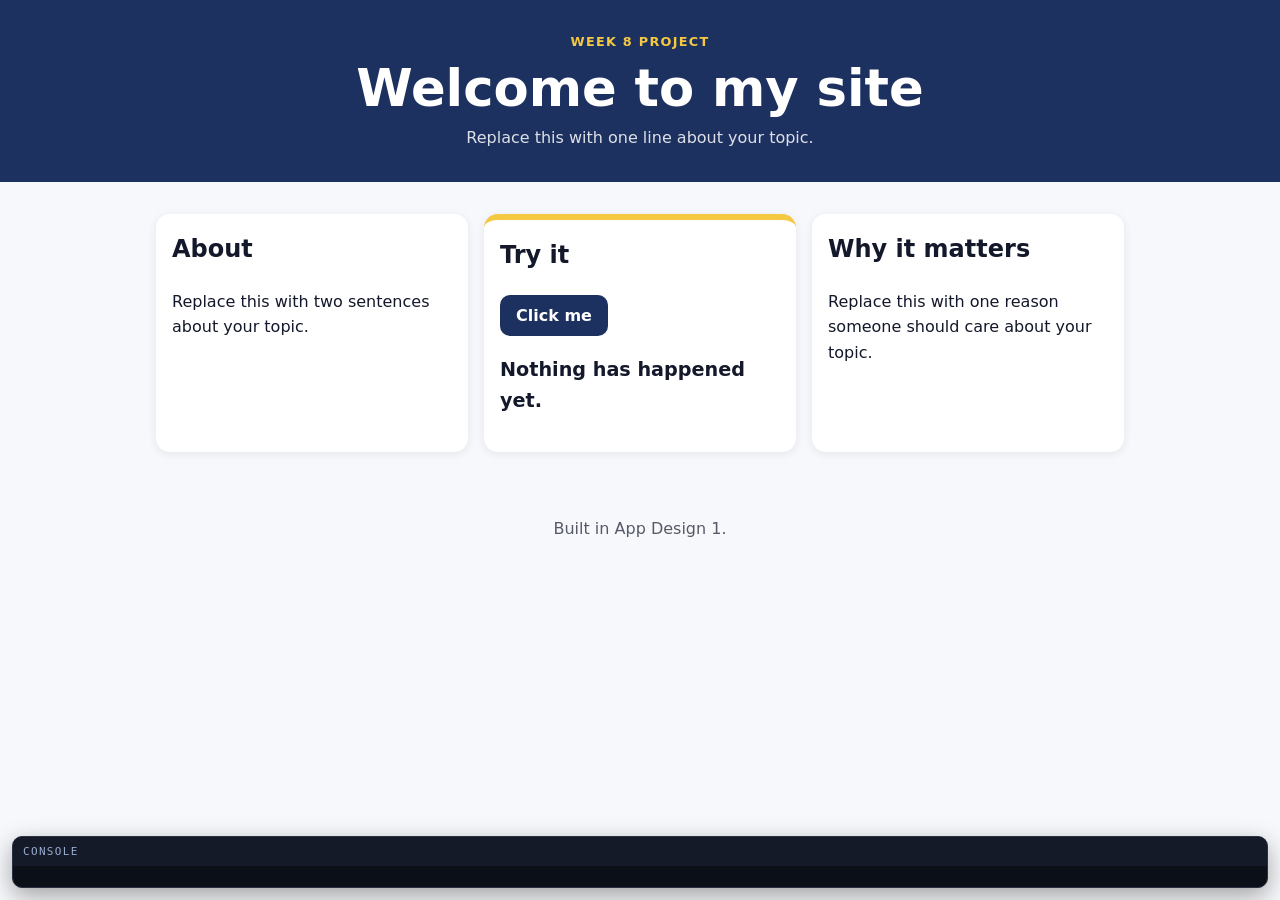
<file: week-08/my-site/index.html>
<!doctype html>
<html lang="en">
<head>
  <meta charset="utf-8">
  <meta name="viewport" content="width=device-width, initial-scale=1">
  <!-- DAY 1 · TODO 1: change the title to your topic -->
  <title>My Site</title>
  <link rel="stylesheet" href="styles.css">
  <!-- The console panel: shows console.log messages and errors at the bottom of the page,
       because school Chromebooks block the browser's own console.
       DAY 4: delete this one line before you ship, so your live site shows only your page. -->
  <script src="console-panel.js" defer></script>
  <!-- This line connects your JavaScript. "defer" means: wait until the page has loaded, then run it. Do not delete it. -->
  <script src="script.js" defer></script>
</head>
<body>
  <!--
    MY CONTRACT FOR THE WEEK  (DAY 1 · TODO 2 — fill in all four, then save)
    My topic:
    My colours:
    My headline:
    The one thing only my site does:
  -->

  <header class="top">
    <p class="kicker">Week 8 project</p>
    <!-- DAY 1 · TODO 3: your headline, in your own words -->
    <h1>Welcome to my site</h1>
    <!-- DAY 1 · TODO 4: one line that tells a stranger what this page is about -->
    <p class="tagline">Replace this with one line about your topic.</p>
  </header>

  <main class="cards">
    <section class="card">
      <h2>About</h2>
      <p>Replace this with two sentences about your topic.</p>
    </section>

    <section class="card feature">
      <h2>Try it</h2>
      <!-- DAY 2: this is your button. Its id, "action", is how JavaScript finds it. -->
      <button id="action" type="button">Click me</button>
      <!-- DAY 2: JavaScript writes into this paragraph. Its id is "output". -->
      <p id="output">Nothing has happened yet.</p>
    </section>

    <section class="card">
      <h2>Why it matters</h2>
      <p>Replace this with one reason someone should care about your topic.</p>
    </section>
  </main>

  <footer class="bottom">
    <p>Built in App Design 1.</p>
  </footer>
</body>
</html>
</file>
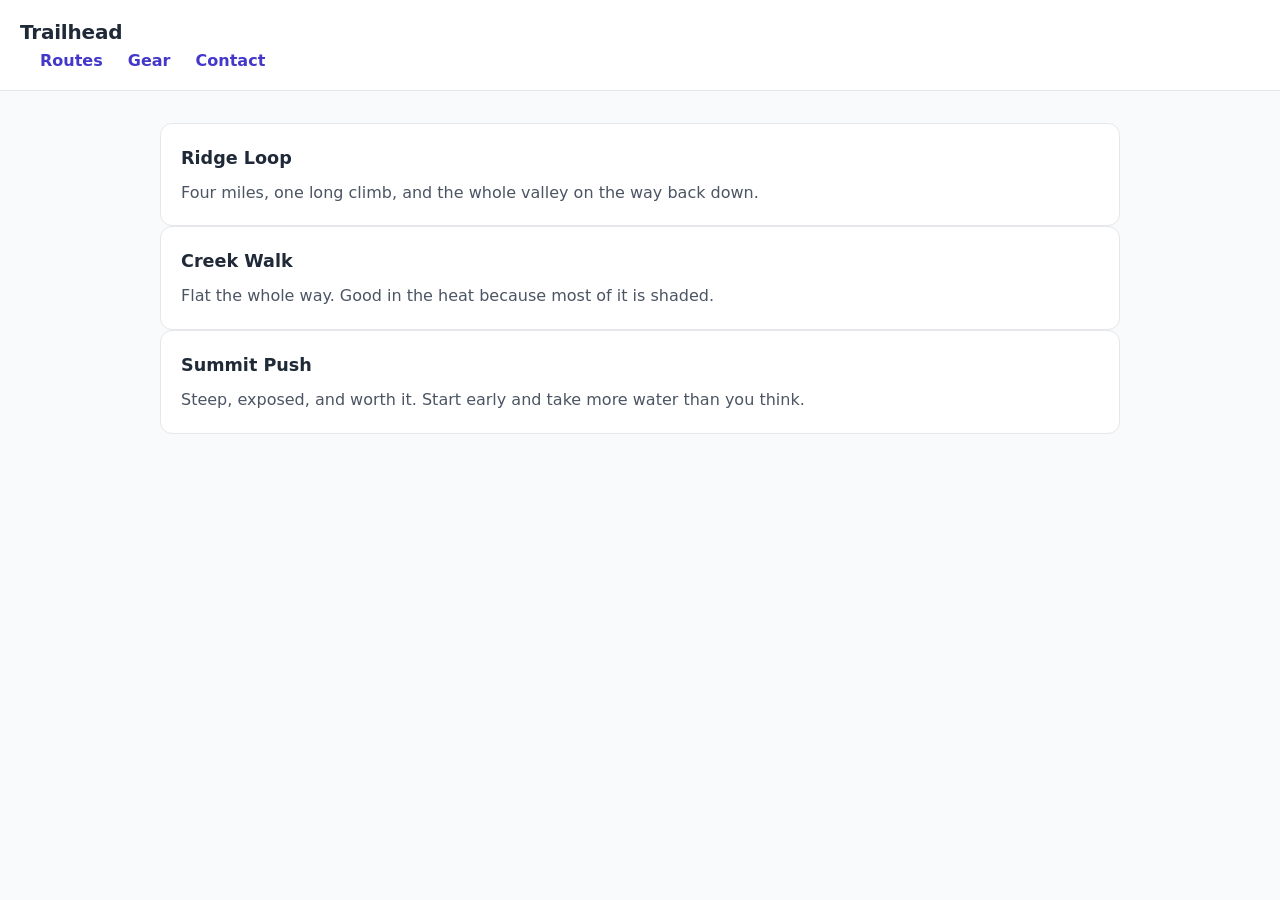
<file: day-24/starter.html>
<!doctype html>
<html lang="en">
<head>
  <meta charset="utf-8">
  <meta name="viewport" content="width=device-width,initial-scale=1">
  <title>Trailhead — starter</title>
  <link rel="stylesheet" href="styles.css">
</head>
<body>

  <!-- Do not change this HTML. Everything you need to do happens in styles.css. -->

  <header class="site-header">
    <div class="logo">Trailhead</div>
    <nav class="nav">
      <a href="#">Routes</a>
      <a href="#">Gear</a>
      <a href="#">Contact</a>
    </nav>
  </header>

  <main>
    <section class="cards">
      <article class="card">
        <h2>Ridge Loop</h2>
        <p>Four miles, one long climb, and the whole valley on the way back down.</p>
      </article>
      <article class="card">
        <h2>Creek Walk</h2>
        <p>Flat the whole way. Good in the heat because most of it is shaded.</p>
      </article>
      <article class="card">
        <h2>Summit Push</h2>
        <p>Steep, exposed, and worth it. Start early and take more water than you think.</p>
      </article>
    </section>
  </main>

</body>
</html>
</file>
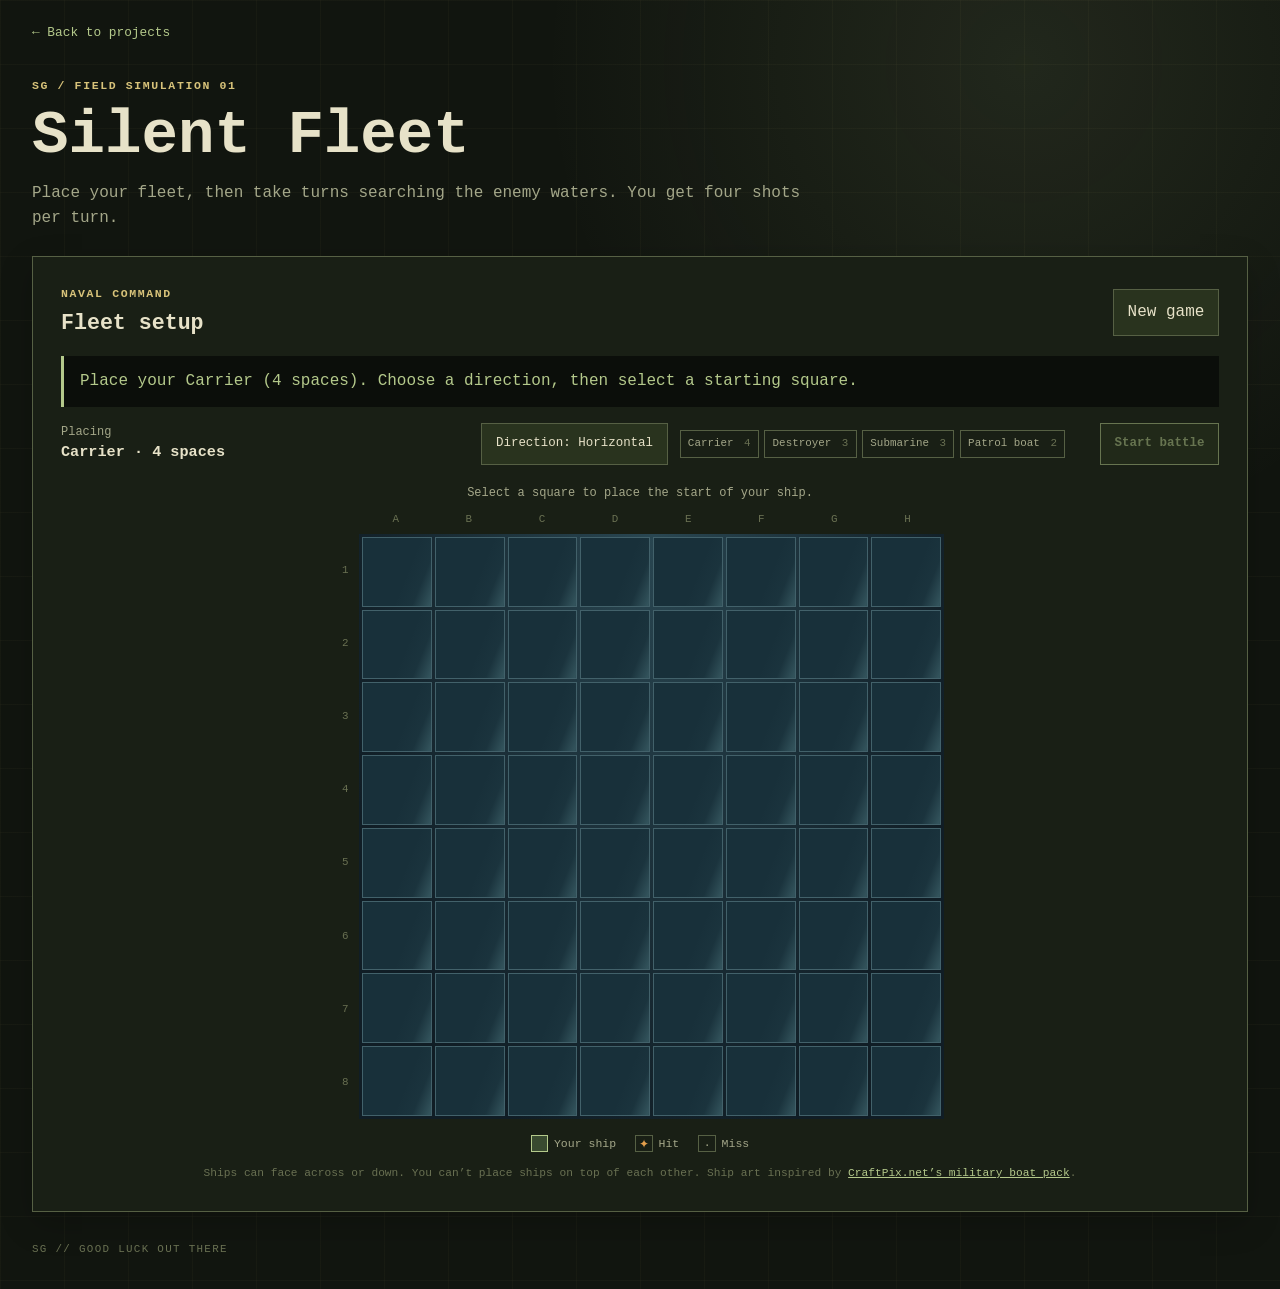
<file: assignments/01-this-is-me/battleship.html>
<!doctype html>
<html lang="en">
<head>
  <meta charset="utf-8">
  <meta name="viewport" content="width=device-width, initial-scale=1">
  <meta name="theme-color" content="#11150f">
  <title>Silent Fleet // SG</title>
  <link rel="stylesheet" href="battleship.css">
  <script src="battleship.js" defer></script>
</head>
<body>
  <main class="game-shell">
    <a class="back-link" href="../../index.html#work">&larr; Back to projects</a>
    <header class="hero">
      <p class="eyebrow">SG / FIELD SIMULATION 01</p>
      <h1>Silent Fleet</h1>
      <p class="intro">Place your fleet, then take turns searching the enemy waters. You get four shots per turn.</p>
    </header>

    <section class="game-panel" aria-labelledby="game-title">
      <div class="game-heading">
        <div>
          <p class="section-label">NAVAL COMMAND</p>
          <h2 id="game-title">Fleet setup</h2>
        </div>
        <button class="reset-button" id="new-game" type="button">New game</button>
      </div>
      <p id="status" class="status" aria-live="polite">Place your Carrier (4 spaces). Choose a direction, then select a starting square.</p>

      <div class="setup-controls" id="setup-controls">
        <div class="setup-readout"><span>Placing</span><strong id="ship-to-place">Carrier · 4 spaces</strong></div>
        <button class="action-button" id="orientation" type="button" aria-pressed="true">Direction: Horizontal</button>
        <ol class="fleet-list" id="fleet-list" aria-label="Your fleet">
          <li data-ship="Carrier">Carrier <span>4</span></li>
          <li data-ship="Destroyer">Destroyer <span>3</span></li>
          <li data-ship="Submarine">Submarine <span>3</span></li>
          <li data-ship="Patrol boat">Patrol boat <span>2</span></li>
        </ol>
        <button class="action-button start-button" id="start-battle" type="button" disabled>Start battle</button>
      </div>

      <div class="battle-info" id="battle-info" hidden>
        <div><span class="info-label">YOUR VOLLEY</span><strong id="shots-left">4 shots left</strong></div>
        <div><span class="info-label">FLEET STATUS</span><strong id="fleet-status">You 0 / 4 · Enemy 0 / 4</strong></div>
      </div>

      <div class="boards" id="battle-boards" hidden>
        <section class="board-card" aria-labelledby="enemy-heading">
          <div class="board-title"><h3 id="enemy-heading">Enemy waters</h3><span>Pick targets</span></div>
          <div class="board-wrap">
            <div class="axis axis-corner" aria-hidden="true"></div>
            <div class="axis axis-columns" aria-hidden="true"><span>A</span><span>B</span><span>C</span><span>D</span><span>E</span><span>F</span><span>G</span><span>H</span></div>
            <div class="axis axis-rows" aria-hidden="true"><span>1</span><span>2</span><span>3</span><span>4</span><span>5</span><span>6</span><span>7</span><span>8</span></div>
            <div class="board" id="enemy-board" role="group" aria-label="Enemy target grid"></div>
          </div>
        </section>
        <section class="board-card" aria-labelledby="player-heading">
          <div class="board-title"><h3 id="player-heading">Your fleet</h3><span>Defend your ships</span></div>
          <div class="board-wrap">
            <div class="axis axis-corner" aria-hidden="true"></div>
            <div class="axis axis-columns" aria-hidden="true"><span>A</span><span>B</span><span>C</span><span>D</span><span>E</span><span>F</span><span>G</span><span>H</span></div>
            <div class="axis axis-rows" aria-hidden="true"><span>1</span><span>2</span><span>3</span><span>4</span><span>5</span><span>6</span><span>7</span><span>8</span></div>
            <div class="board" id="player-board" role="group" aria-label="Your fleet grid"></div>
          </div>
        </section>
      </div>

      <div class="setup-board" id="setup-board-wrap">
        <p class="board-hint" id="board-hint">Select a square to place the start of your ship.</p>
        <div class="board-wrap">
          <div class="axis axis-corner" aria-hidden="true"></div>
          <div class="axis axis-columns" aria-hidden="true"><span>A</span><span>B</span><span>C</span><span>D</span><span>E</span><span>F</span><span>G</span><span>H</span></div>
          <div class="axis axis-rows" aria-hidden="true"><span>1</span><span>2</span><span>3</span><span>4</span><span>5</span><span>6</span><span>7</span><span>8</span></div>
          <div class="board" id="setup-board" role="group" aria-label="Place your ships on this grid"></div>
        </div>
      </div>

      <p class="legend"><span><i class="ship-key" aria-hidden="true"></i>Your ship</span><span><i class="legend-hit" aria-hidden="true">✦</i>Hit</span><span><i class="legend-miss" aria-hidden="true">·</i>Miss</span></p>
      <p class="help-note">Ships can face across or down. You can’t place ships on top of each other. Ship art inspired by <a href="https://craftpix.net/freebies/free-top-down-military-boats-pixel-art/">CraftPix.net’s military boat pack</a>.</p>
    </section>
    <footer>SG // GOOD LUCK OUT THERE</footer>
  </main>
</body>
</html>
</file>
<file: week-08/my-site/styles.css>
/* styles.css — the look of your Week 8 project.
   Last week's CSS is all here: variables, flexbox, a spacing scale, and states. */

/* ── DAY 1 · TODO 5: your colours ─────────────────────────────────────────
   Change these two to colours YOU picked. Everything on the page uses them. */
:root {
  --main: #1d3160;     /* the background of the header and the button */
  --accent: #f5c842;   /* the colour that pops */
  --text: #13182a;
  --paper: #f7f8fb;

  /* the spacing scale: use only these three */
  --space-s: 8px;
  --space-m: 16px;
  --space-l: 32px;
}

/* ── the page ───────────────────────────────────────────────────────────── */
* { box-sizing: border-box; }

body {
  margin: 0;
  font-family: system-ui, -apple-system, "Segoe UI", sans-serif;
  line-height: 1.6;
  color: var(--text);
  background: var(--paper);
}

.top {
  background: var(--main);
  color: white;
  padding: var(--space-l) var(--space-m);
  text-align: center;
}

.kicker {
  margin: 0;
  color: var(--accent);
  font-weight: 700;
  letter-spacing: 0.1em;
  text-transform: uppercase;
  font-size: 0.8rem;
}

.top h1 { margin: var(--space-s) 0; font-size: clamp(2rem, 6vw, 3.2rem); line-height: 1.1; }
.tagline { margin: 0; opacity: 0.85; }

/* ── the cards: flexbox from Week 7 ─────────────────────────────────────── */
.cards {
  display: flex;
  flex-wrap: wrap;
  gap: var(--space-m);
  padding: var(--space-l) var(--space-m);
  max-width: 1000px;
  margin: 0 auto;
}

.card {
  flex: 1 1 260px;
  background: white;
  border-radius: 14px;
  padding: var(--space-m);
  box-shadow: 0 2px 10px rgba(0, 0, 0, 0.08);
}

.card h2 { margin-top: 0; }

.feature { border-top: 6px solid var(--accent); }

/* ── the button, with its states ────────────────────────────────────────── */
#action {
  font: inherit;
  font-weight: 700;
  color: white;
  background: var(--main);
  border: 0;
  border-radius: 10px;
  padding: var(--space-s) var(--space-m);
  cursor: pointer;
}

/* DAY 4: give your button a hover state and a focus state here */

#output {
  font-size: 1.2rem;
  font-weight: 700;
}

.bottom {
  text-align: center;
  padding: var(--space-m);
  opacity: 0.7;
}
</file>
<file: day-24/styles.css>
/* ============================================================
   Trailhead — styles.css
   Everything you write today goes in this file.
   The base styling is already done. You are doing the LAYOUT.
   ============================================================ */

body{
  margin: 0;
  font-family: system-ui, -apple-system, "Segoe UI", sans-serif;
  color: #1f2937;
  background: #f9fafb;
  line-height: 1.6;
}

main{ max-width: 60rem; margin: 0 auto; padding: 2rem 1.25rem; }


/* ------------------------------------------------------------
   1. THE HEADER ROW
   Right now the logo and the nav are stacked on top of each other,
   because a div and a nav are both block elements.

   Make them sit on ONE row, with the logo hard left, the nav hard
   right, and both lined up through the middle.

   Ask yourself in this order:
     - which element is the CONTAINER? that is what gets display:flex
     - which axis is the main axis right now?
     - which property spaces things ALONG that axis?
     - which property lines things up ACROSS it?
   ------------------------------------------------------------ */

.site-header{
  background: #ffffff;
  border-bottom: 1px solid #e5e7eb;
  padding: 1rem 1.25rem;

  /* YOUR CODE HERE */

}

.logo{ font-weight: 800; font-size: 1.25rem; letter-spacing: -0.01em; }

.nav a{
  color: #4338ca;
  text-decoration: none;
  font-weight: 600;
  margin-left: 1.25rem;
}


/* ------------------------------------------------------------
   2. THE CARD ROW
   The three cards are stacked. Put them side by side, sharing the
   width evenly, with a real gap between them — not a margin.

   Two of these go on the CONTAINER and one goes on the CARDS.
   Work out which is which before you type anything.
   ------------------------------------------------------------ */

.cards{

  /* YOUR CODE HERE */

}

.card{
  background: #ffffff;
  border: 1px solid #e5e7eb;
  border-radius: 12px;
  padding: 1.25rem;

  /* YOUR CODE HERE — how does a card take an equal share? */

}

.card h2{ margin: 0 0 .5rem; font-size: 1.1rem; }
.card p{ margin: 0; color: #4b5563; }


/* ------------------------------------------------------------
   3. IF YOU FINISH EARLY
   Change .cards to flex-direction: column and look at what happens
   to the property you used to space them out. Then change it back.
   That one change is the whole lesson.
   ------------------------------------------------------------ */
</file>
<file: assignments/01-this-is-me/battleship.css>
:root {
  color-scheme: dark;
  --ink: #e7e2c8;
  --muted: #a4a789;
  --faint: #697052;
  --bg: #11150f;
  --panel: #1a2015;
  --panel-bright: #29331e;
  --line: #566044;
  --acid: #d8c37a;
  --aqua: #b4c98b;
  --orange: #e5a04d;
  --danger: #d77c54;
  --command-bg: #0b0e0a;
  --ocean: #18303a;
}
* { box-sizing: border-box; }
html { background: var(--bg); scroll-behavior: smooth; }
body {
  min-width: 320px; min-height: 100vh; margin: 0;
  background: linear-gradient(rgba(216,195,122,.035) 1px, transparent 1px), linear-gradient(90deg, rgba(216,195,122,.035) 1px, transparent 1px), radial-gradient(circle at 80% 5%, rgba(180,201,139,.1), transparent 30rem), var(--bg);
  background-size: 4rem 4rem, 4rem 4rem, auto, auto;
  color: var(--ink); font: 16px/1.55 'Courier New', monospace;
}
[hidden] { display: none !important; }
.game-shell { width: min(100% - 2rem, 76rem); margin: 0 auto; padding: 1.25rem 0 2rem; }
.back-link { color: var(--aqua); font-size: .8rem; text-decoration: none; }
.back-link:hover, .back-link:focus-visible { color: var(--acid); }
.hero { padding: 2rem 0 1.6rem; }
.eyebrow, .section-label { color: var(--acid); font-size: .72rem; font-weight: bold; letter-spacing: .14em; }
.eyebrow { margin: 0 0 .6rem; }
h1 { margin: 0; color: var(--ink); font-size: clamp(2.3rem, 8vw, 3.8rem); line-height: 1.05; }
.intro { max-width: 50rem; margin: .8rem 0 0; color: var(--muted); }
.game-panel { padding: clamp(1rem, 3vw, 1.75rem); border: 1px solid var(--line); background: rgba(26,32,21,.96); box-shadow: 0 .7rem 2rem rgba(0,0,0,.2); }
.game-heading, .board-title { display: flex; align-items: center; justify-content: space-between; gap: 1rem; }
.section-label { margin: 0 0 .25rem; }
h2 { margin: 0; font-size: 1.35rem; }
.reset-button, .action-button { padding: .65rem .85rem; border: 1px solid var(--line); background: var(--panel-bright); color: var(--ink); font: inherit; cursor: pointer; }
.reset-button:hover, .reset-button:focus-visible, .action-button:hover:not(:disabled), .action-button:focus-visible { border-color: var(--acid); color: var(--acid); }
button:focus-visible { outline: 2px solid var(--acid); outline-offset: 2px; }
.status { min-height: 3.1rem; margin: 1rem 0; padding: .8rem 1rem; border-left: 3px solid var(--aqua); background: var(--command-bg); color: var(--aqua); }
.setup-controls { display: grid; grid-template-columns: minmax(12rem, 1fr) auto minmax(12rem, 1fr) auto; align-items: center; gap: .75rem; margin-bottom: 1.2rem; }
.setup-readout { display: flex; flex-direction: column; color: var(--muted); font-size: .75rem; }
.setup-readout strong { color: var(--ink); font-size: .95rem; }
.fleet-list { display: flex; flex-wrap: wrap; gap: .35rem; margin: 0; padding: 0; list-style: none; }
.fleet-list li { padding: .3rem .45rem; border: 1px solid var(--line); color: var(--muted); font-size: .68rem; }
.fleet-list li span { margin-left: .25rem; color: var(--faint); }
.fleet-list li.placed { border-color: var(--aqua); color: var(--aqua); }
.fleet-list li.placed span { color: var(--acid); }
.action-button { font-size: .78rem; }
.start-button { border-color: var(--aqua); color: var(--aqua); font-weight: bold; white-space: nowrap; }
.action-button:disabled { cursor: not-allowed; opacity: .5; }
.battle-info { display: flex; flex-wrap: wrap; justify-content: space-between; gap: 1rem; margin: 1rem 0 1.3rem; padding: .8rem 1rem; border: 1px dashed var(--line); background: var(--command-bg); }
.battle-info > div { display: flex; flex-direction: column; gap: .15rem; }
.info-label { color: var(--faint); font-size: .66rem; letter-spacing: .12em; }
.battle-info strong { color: var(--acid); font-size: .9rem; }
.boards { display: grid; grid-template-columns: repeat(2, minmax(0, 1fr)); gap: 1.25rem; }
.board-card { min-width: 0; padding: .85rem; border: 1px solid var(--line); background: rgba(11,14,10,.5); }
.board-title { margin-bottom: .75rem; }
.board-title h3 { margin: 0; font-size: .95rem; }
.board-title span { color: var(--faint); font-size: .65rem; text-align: right; }
.setup-board { width: min(100%, 38rem); margin: 0 auto; }
.board-hint { margin: 0 0 .5rem; color: var(--muted); font-size: .75rem; text-align: center; }
.board-wrap { display: grid; grid-template-columns: 1.15rem minmax(0, 1fr); grid-template-rows: 1.15rem minmax(0, 1fr); gap: .3rem; }
.axis { display: grid; color: var(--faint); font-size: .68rem; text-align: center; }
.axis-columns { grid-column: 2; grid-row: 1; grid-template-columns: repeat(8, 1fr); align-items: center; }
.axis-rows { grid-column: 1; grid-row: 2; grid-template-rows: repeat(8, 1fr); align-items: center; }
.board { position: relative; display: grid; grid-column: 2; grid-row: 2; grid-template-columns: repeat(8, minmax(0, 1fr)); gap: 3px; padding: 3px; background: radial-gradient(ellipse at 50% 0%, #294651, #101d25 78%); }
.cell { position: relative; display: grid; place-items: center; aspect-ratio: 1; min-width: 0; padding: 0; overflow: hidden; border: 1px solid #42616a; background-color: var(--ocean); color: var(--aqua); font: bold clamp(.68rem, 2.4vw, 1rem) 'Courier New', monospace; cursor: crosshair; transition: background-color .12s, border-color .12s; }
.cell:not(.ship):not(.hit):not(.miss) { background-image: linear-gradient(112deg, transparent 30%, rgba(155, 221, 224, .02) 40%, rgba(155, 221, 224, .2) 49%, rgba(155, 221, 224, .03) 57%, transparent 68%); background-size: 240% 100%; animation: water-drift 8s linear infinite; }
.cell:nth-child(3n) { animation-delay: -2.6s; }
.cell:nth-child(5n) { animation-delay: -5.1s; }
.cell:hover:not(:disabled) { border-color: #a5d3ce; background-color: #28505a; }
.cell.ship { border-color: var(--aqua); background: #394a30; color: transparent; cursor: default; }
.cell.hit { border-color: var(--orange); background: radial-gradient(ellipse at 50% 78%, rgba(255, 115, 38, .4), transparent 65%), rgba(48, 42, 37, .36); box-shadow: inset 0 0 8px rgba(255, 80, 20, .32); color: #ffe0a3; cursor: default; }
.ship-damage { position: absolute; z-index: 0; top: 27%; left: 8%; width: 84%; height: 46%; border: 1px solid #a8a89a; border-radius: 48% 20% 45% 28% / 40% 45% 38% 52%; background: radial-gradient(ellipse at 55% 50%, #171916 0 12%, #39251b 13% 22%, transparent 23%), linear-gradient(180deg, #879188, #46564f 40%, #a1a18e 54%, #37433d); box-shadow: inset 0 1px 2px rgba(255,255,255,.35), 0 1px 2px #111; }
.ship-damaged--vertical .ship-damage { top: 8%; left: 27%; width: 46%; height: 84%; }
.ship-damage::after { position: absolute; inset: 0; border-radius: inherit; background: linear-gradient(125deg, transparent 43%, rgba(24,25,22,.9) 44% 46%, transparent 47%), linear-gradient(35deg, transparent 57%, rgba(25,24,20,.75) 58% 60%, transparent 61%); content: ''; }
.cell.hit::before { position: absolute; z-index: 1; bottom: 5%; left: 12%; width: 76%; height: 70%; border-radius: 50%; background: radial-gradient(ellipse, rgba(255, 126, 27, .52), rgba(238, 54, 13, .2) 45%, transparent 72%); content: ''; animation: fire-glow .8s ease-in-out infinite alternate; pointer-events: none; }
.cell.hit::after { position: absolute; z-index: 2; bottom: 16%; left: 34%; width: 32%; height: 56%; clip-path: polygon(50% 0, 65% 28%, 100% 56%, 82% 82%, 63% 100%, 29% 91%, 0 68%, 25% 43%, 35% 23%); background: linear-gradient(0deg, #e43d17 0%, #ff8c20 45%, #fff0a1 82%); content: ''; filter: drop-shadow(0 0 4px rgba(255, 112, 24, .9)); transform-origin: center bottom; animation: flame-flicker .22s ease-in-out infinite alternate; pointer-events: none; }
.cell.miss { border-color: #394942; background: #19251d; color: var(--muted); cursor: default; }
.cell:disabled { opacity: 1; }
.ship-model { position: absolute; z-index: 2; object-fit: fill; filter: drop-shadow(0 2px 2px rgba(0, 0, 0, .65)); pointer-events: none; }
.cell.hit, .cell.miss { position: relative; z-index: 3; }
.legend { display: flex; justify-content: center; flex-wrap: wrap; gap: 1.2rem; margin: 1rem 0 0; color: var(--muted); font-size: .72rem; }
.legend span { display: inline-flex; align-items: center; gap: .35rem; }
.legend i { display: inline-grid; place-items: center; width: 1.1rem; height: 1.1rem; border: 1px solid var(--line); color: var(--orange); font-style: normal; }
.legend .ship-key { border-color: var(--aqua); background: #394a30; }
.legend .legend-miss { color: var(--muted); }
.help-note { margin: .8rem 0 0; color: var(--faint); font-size: .7rem; text-align: center; }
.help-note a { color: var(--aqua); }
footer { margin-top: 1.8rem; color: var(--faint); font-size: .68rem; letter-spacing: .12em; }
@keyframes water-drift { from { background-position: 130% 0; } to { background-position: -110% 0; } }
@keyframes flame-flicker { from { transform: scale(.88, .92) skewX(-4deg); } to { transform: scale(1.08, 1.06) skewX(5deg); } }
@keyframes fire-glow { from { opacity: .65; transform: scale(.9); } to { opacity: 1; transform: scale(1.08); } }
@media (max-width: 850px) {
  .setup-controls { grid-template-columns: 1fr auto; }
  .fleet-list { grid-column: 1; grid-row: 2; }
  .start-button { grid-column: 2; grid-row: 1 / span 2; }
}
@media (max-width: 620px) {
  .game-shell { width: min(100% - 1.25rem, 76rem); }
  .hero { padding: 1.5rem 0 1.2rem; }
  .boards { grid-template-columns: 1fr; }
  .board-card { width: min(100%, 28rem); margin: auto; }
  .setup-controls { grid-template-columns: 1fr 1fr; }
  .fleet-list { grid-column: 1 / -1; grid-row: 2; }
  .start-button { grid-column: 1 / -1; grid-row: 3; }
  .action-button { min-height: 2.75rem; }
}
@media (max-width: 390px) {
  .game-panel { padding: .7rem; }
  .board-card { padding: .55rem; }
  .board { gap: 2px; }
  .board-wrap { gap: .15rem; }
  .battle-info { padding: .6rem; }
}
@media (prefers-reduced-motion: reduce) {
  *, *::before, *::after { scroll-behavior: auto !important; transition: none !important; }
  .cell:not(.ship):not(.hit):not(.miss), .cell.hit::before, .cell.hit::after { animation: none; }
}
</file>
